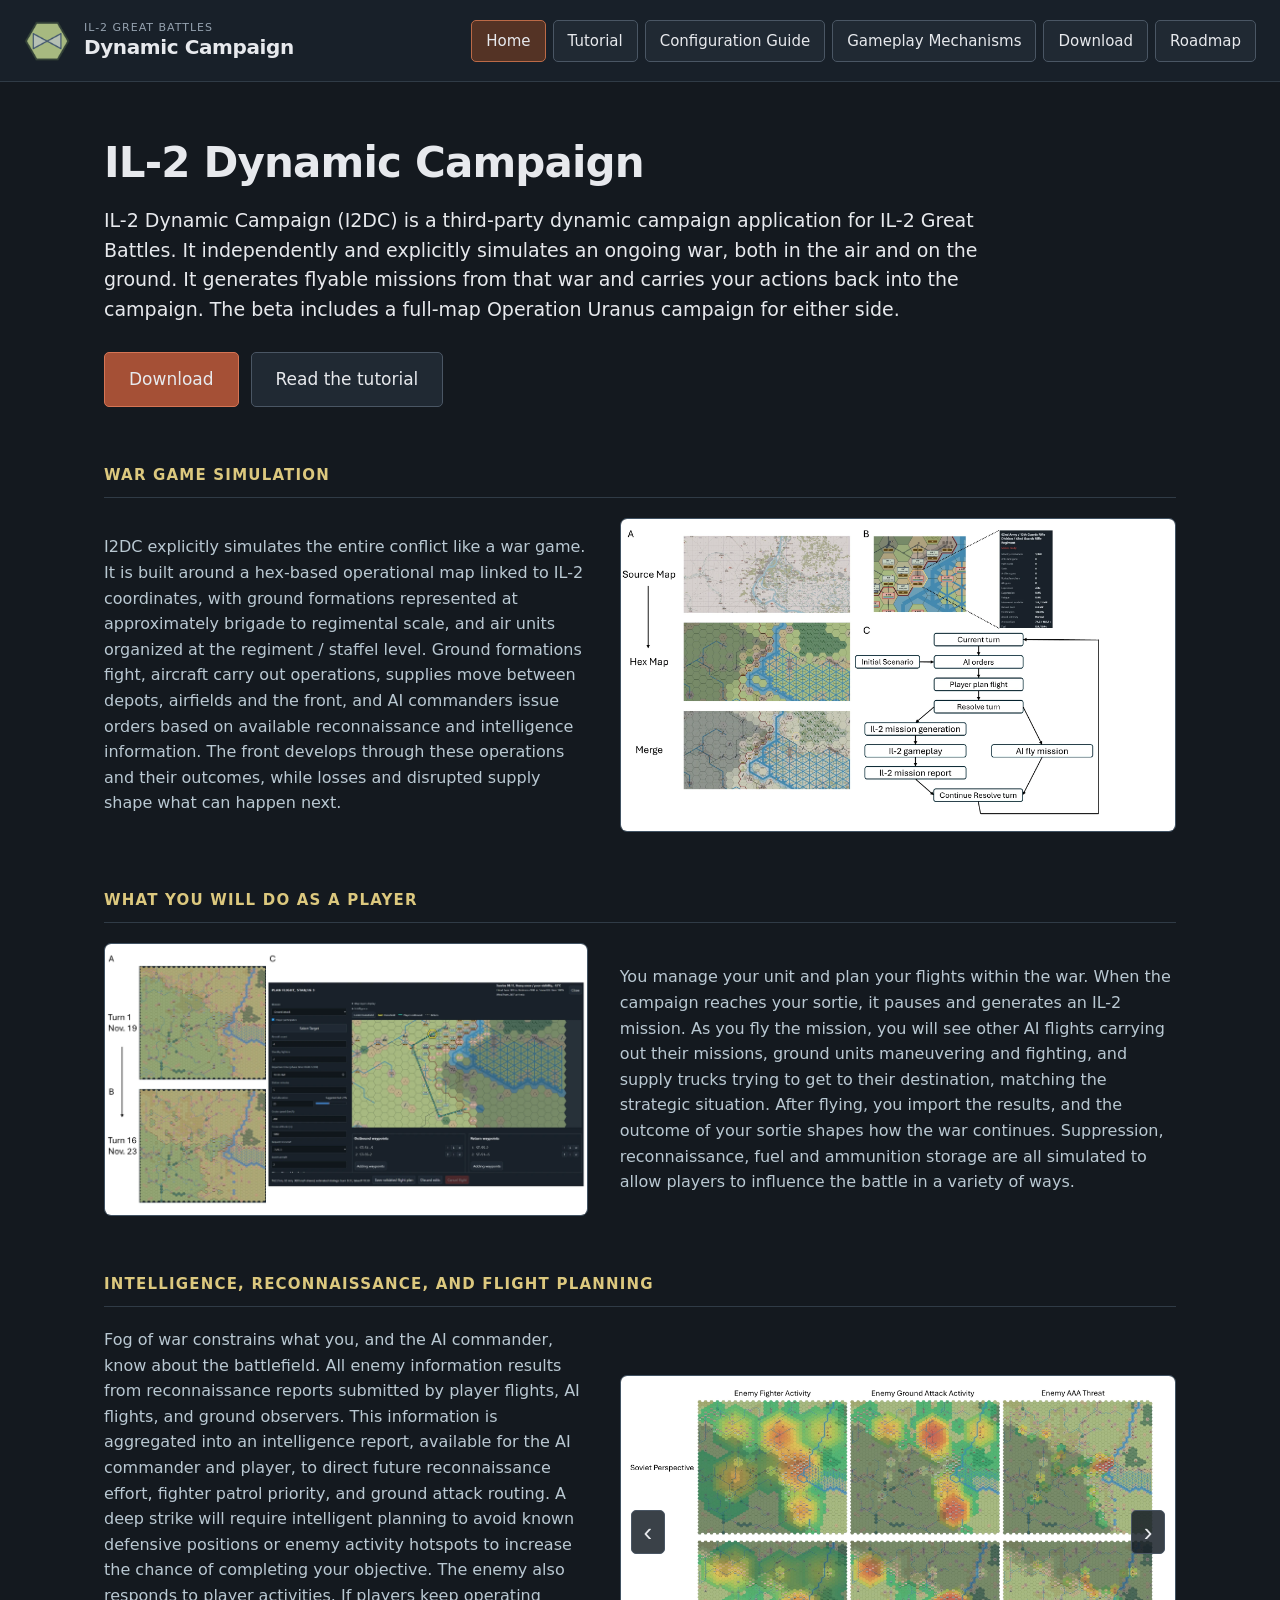
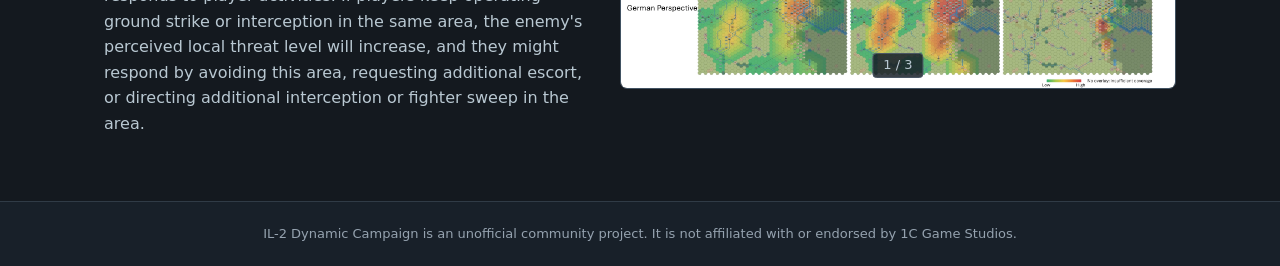
<file: index.html>
<!doctype html>
<html lang="en">
<head>
<meta charset="utf-8">
<meta name="viewport" content="width=device-width, initial-scale=1">
<title>Home | IL-2 Dynamic Campaign</title>
<meta name="description" content="A dynamic campaign for IL-2 Great Battles">
<link rel="icon" type="image/png" href="favicon.png">
<link rel="stylesheet" href="style.css">
</head>
<body>
<header class="site-header">
  <a class="brand" href="index.html" aria-label="IL-2 Dynamic Campaign, home">
    <img src="logo.png" alt="" width="46" height="46">
    <span><span class="eyebrow">IL-2 GREAT BATTLES</span><span class="brand-title">Dynamic Campaign</span></span>
  </a>
  <nav class="site-nav" aria-label="Main">
    <a href="index.html" aria-current="page">Home</a>
    <a href="tutorial.html">Tutorial</a>
    <a href="configuration.html">Configuration Guide</a>
    <a href="gameplay.html">Gameplay Mechanisms</a>
    <a href="download.html">Download</a>
    <a href="roadmap.html">Roadmap</a>
  </nav>
</header>
<main class="page">
<section class="hero">
  <h1>IL-2 Dynamic Campaign</h1>
  <p class="lead">IL-2 Dynamic Campaign (I2DC) is a third-party dynamic campaign application for IL-2 Great Battles. It independently and explicitly simulates an ongoing war, both in the air and on the ground. It generates flyable missions from that war and carries your actions back into the campaign. The beta includes a full-map Operation Uranus campaign for either side.</p>
  <div class="actions">
    <a class="button primary large" href="download.html">Download</a>
    <a class="button large" href="tutorial.html">Read the tutorial</a>
  </div>
</section>

<section>
  <h2>War game simulation</h2>
  <div class="split">
    <div>
      <p>I2DC explicitly simulates the entire conflict like a war game. It is built around a hex-based operational map linked to IL-2 coordinates, with ground formations represented at approximately brigade to regimental scale, and air units organized at the regiment / staffel level. Ground formations fight, aircraft carry out operations, supplies move between depots, airfields and the front, and AI commanders issue orders based on available reconnaissance and intelligence information. The front develops through these operations and their outcomes, while losses and disrupted supply shape what can happen next.</p>
    </div>
    <figure>
      <img src="images/fig-war-game.webp" alt="A source map turned into a hex map, a formation inspector, and the turn flow of the campaign">
    </figure>
  </div>
</section>

<section>
  <h2>What you will do as a player</h2>
  <div class="split">
    <figure>
      <img src="images/fig-player.webp" alt="The campaign map at turn 1 and turn 16, and the flight planning screen">
    </figure>
    <div>
      <p>You manage your unit and plan your flights within the war. When the campaign reaches your sortie, it pauses and generates an IL-2 mission. As you fly the mission, you will see other AI flights carrying out their missions, ground units maneuvering and fighting, and supply trucks trying to get to their destination, matching the strategic situation. After flying, you import the results, and the outcome of your sortie shapes how the war continues. Suppression, reconnaissance, fuel and ammunition storage are all simulated to allow players to influence the battle in a variety of ways.</p>
    </div>
  </div>
</section>

<section>
  <h2>Intelligence, Reconnaissance, and Flight Planning</h2>
  <div class="split">
    <div>
      <p>Fog of war constrains what you, and the AI commander, know about the battlefield. All enemy information results from reconnaissance reports submitted by player flights, AI flights, and ground observers. This information is aggregated into an intelligence report, available for the AI commander and player, to direct future reconnaissance effort, fighter patrol priority, and ground attack routing. A deep strike will require intelligent planning to avoid known defensive positions or enemy activity hotspots to increase the chance of completing your objective. The enemy also responds to player activities. If players keep operating ground strike or interception in the same area, the enemy's perceived local threat level will increase, and they might respond by avoiding this area, requesting additional escort, or directing additional interception or fighter sweep in the area.</p>
    </div>
    <figure>
      <img src="images/fig-intelligence.webp" alt="Intelligence heat maps of enemy fighter, ground attack and anti aircraft activity from the Soviet and German perspectives">
      <img src="images/fig-recon-report.webp" alt="The recon report screen: marking ground activity in A and reporting parked aircraft in B">
      <img src="images/fig-navigation-chart.jpg" alt="A navigation chart with waypoints and a flight plan table for a bridge attack">
    </figure>
  </div>
</section>
</main>
<footer class="site-footer">
  <p>IL-2 Dynamic Campaign is an unofficial community project. It is not affiliated with or endorsed by 1C Game Studios.</p>
</footer>
<script src="slides.js"></script>
<script src="lightbox.js"></script>
</body>
</html>
</file>
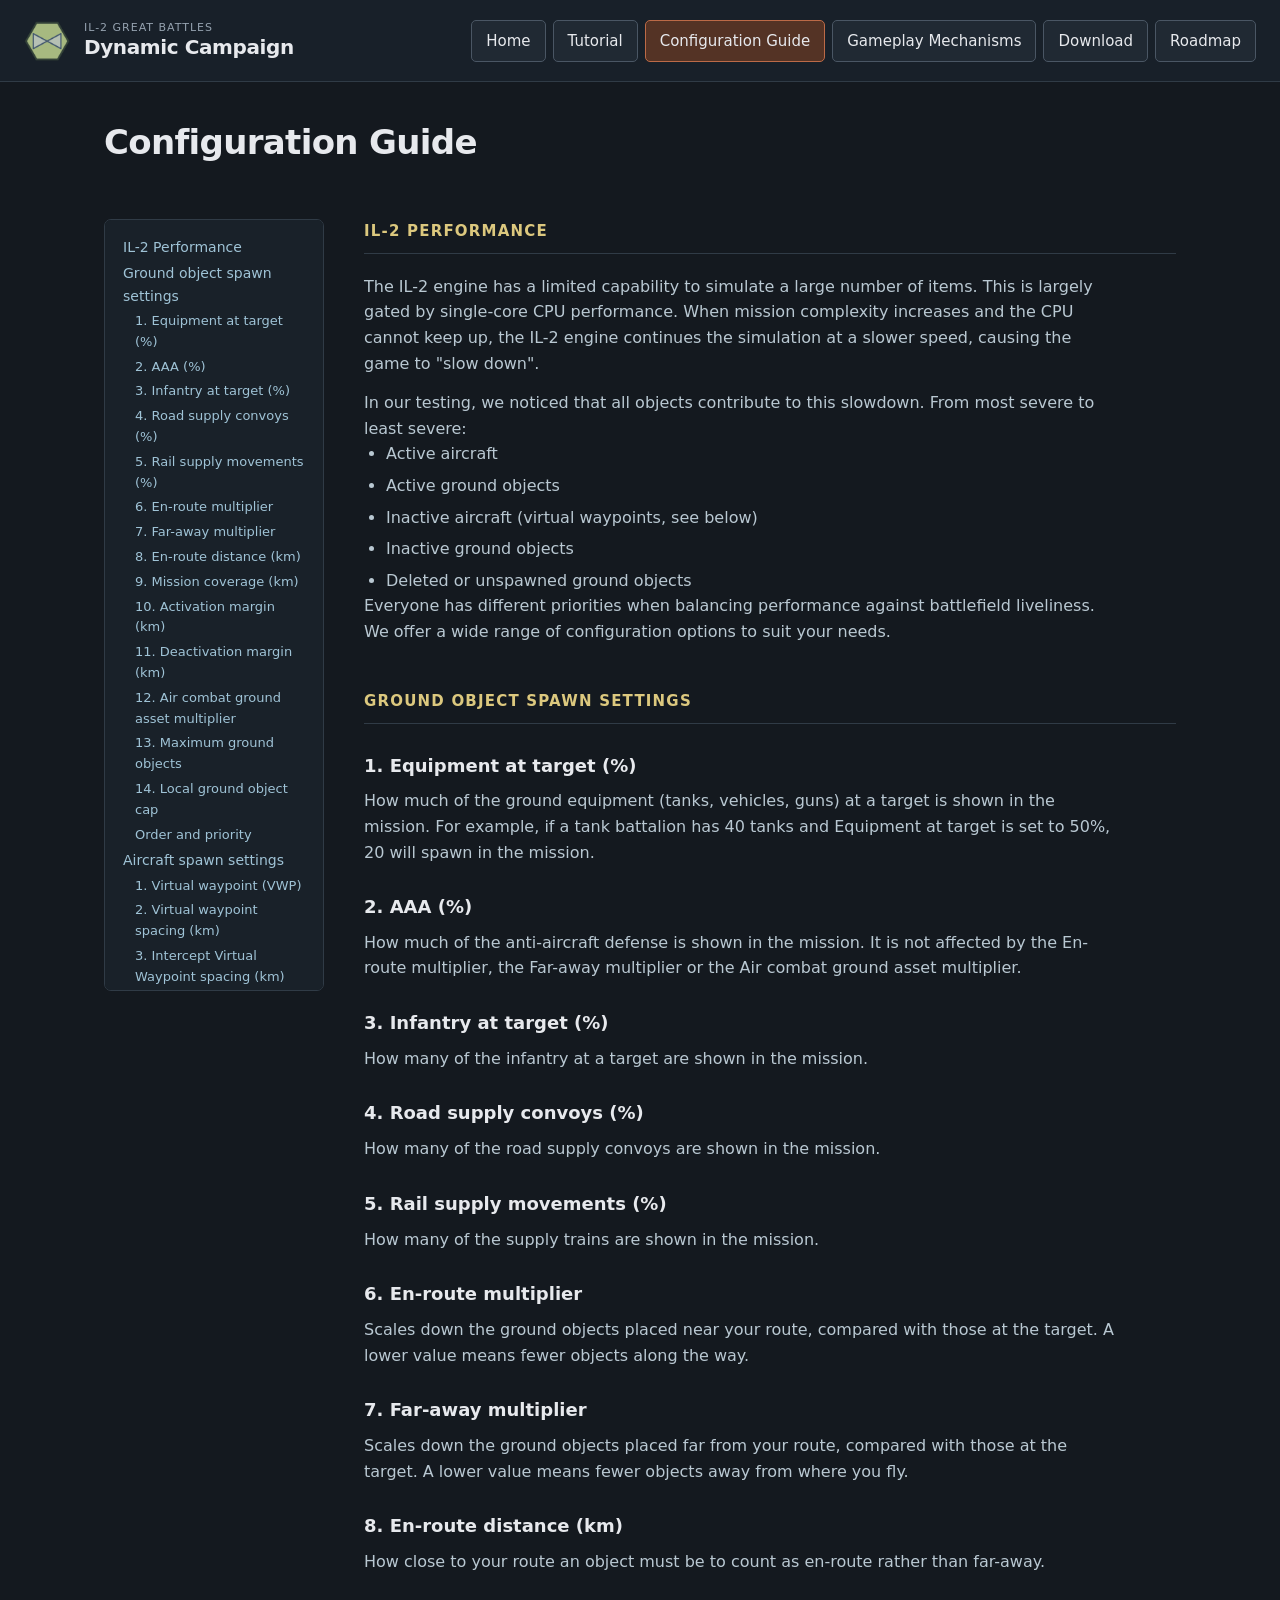
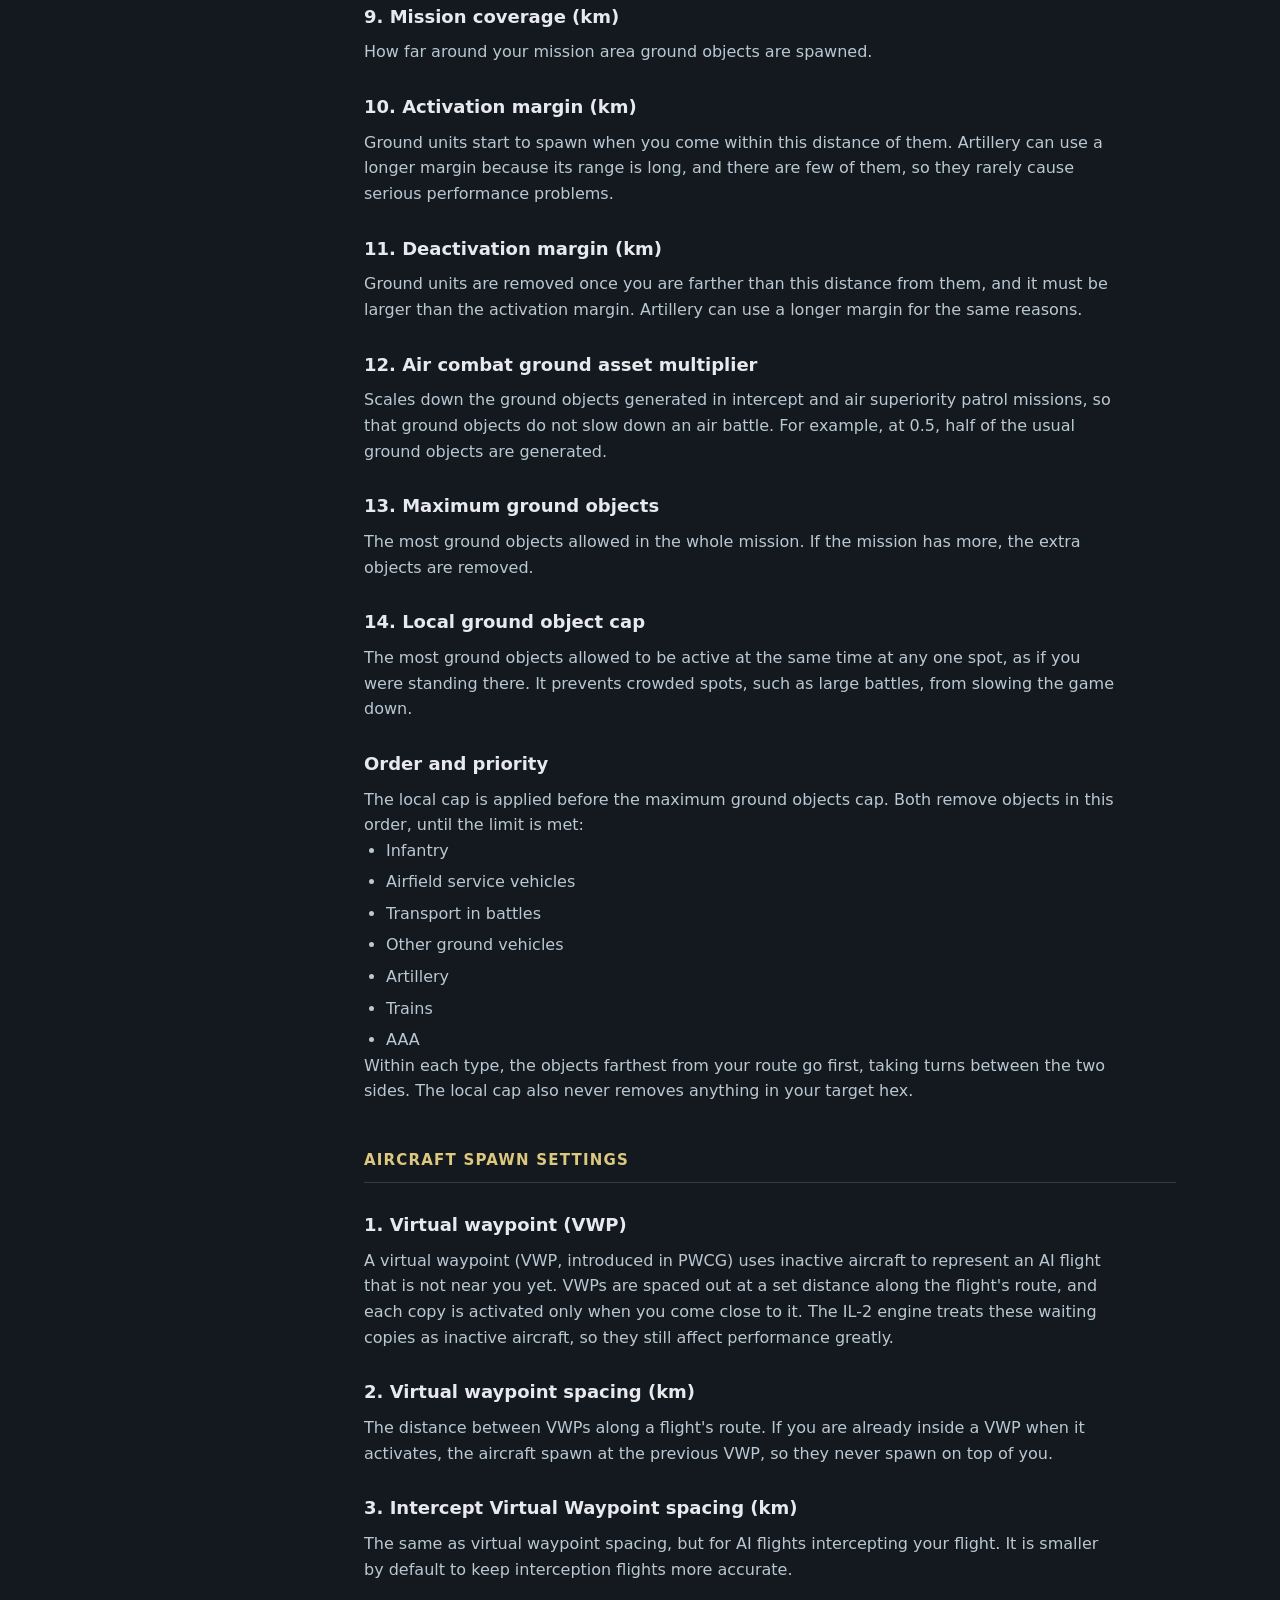
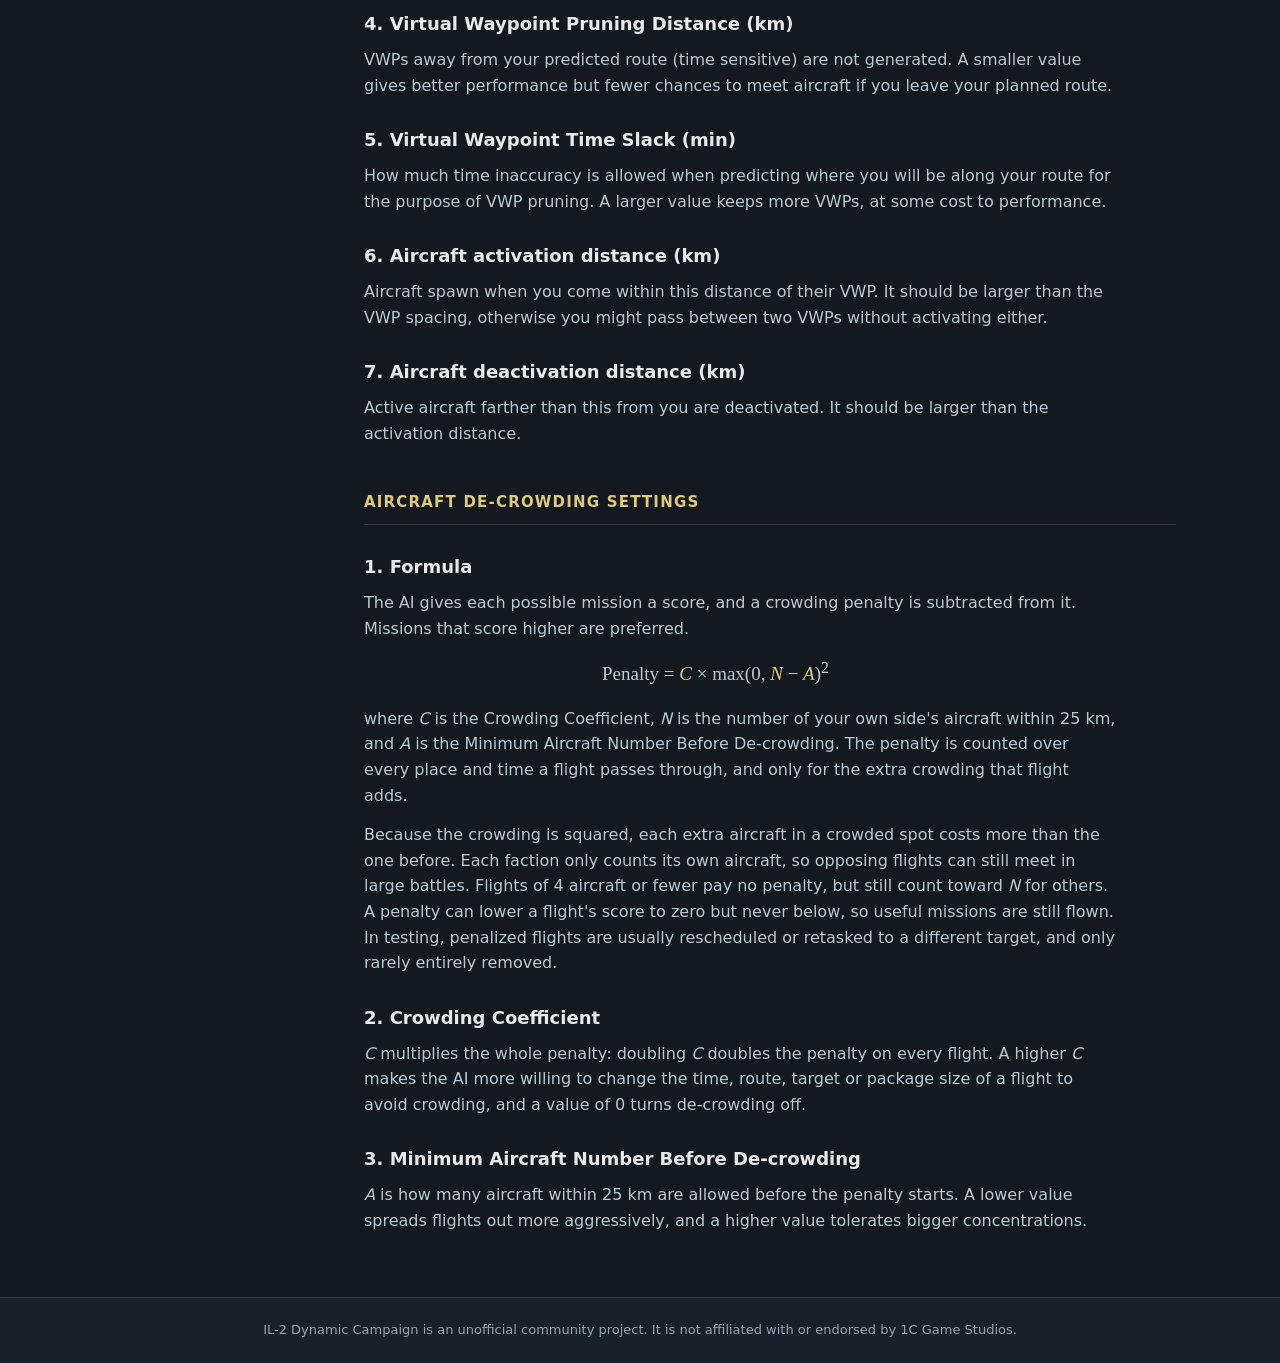
<file: configuration.html>
<!doctype html>
<html lang="en">
<head>
<meta charset="utf-8">
<meta name="viewport" content="width=device-width, initial-scale=1">
<title>Configuration Guide | IL-2 Dynamic Campaign</title>
<meta name="description" content="A dynamic campaign for IL-2 Great Battles">
<link rel="icon" type="image/png" href="favicon.png">
<link rel="stylesheet" href="style.css">
</head>
<body>
<header class="site-header">
  <a class="brand" href="index.html" aria-label="IL-2 Dynamic Campaign, home">
    <img src="logo.png" alt="" width="46" height="46">
    <span><span class="eyebrow">IL-2 GREAT BATTLES</span><span class="brand-title">Dynamic Campaign</span></span>
  </a>
  <nav class="site-nav" aria-label="Main">
    <a href="index.html">Home</a>
    <a href="tutorial.html">Tutorial</a>
    <a href="configuration.html" aria-current="page">Configuration Guide</a>
    <a href="gameplay.html">Gameplay Mechanisms</a>
    <a href="download.html">Download</a>
    <a href="roadmap.html">Roadmap</a>
  </nav>
</header>
<main class="page">
<section>
  <h1>Configuration Guide</h1>
</section>

<div class="doc">
  <aside class="toc" aria-label="On this page">
    <ul>
      <li><a href="#il2-performance">IL-2 Performance</a></li>
      <li><a href="#ground-spawn">Ground object spawn settings</a></li>
      <li class="sub"><a href="#equipment-at-target">1. Equipment at target (%)</a></li>
      <li class="sub"><a href="#aaa">2. AAA (%)</a></li>
      <li class="sub"><a href="#infantry-at-target">3. Infantry at target (%)</a></li>
      <li class="sub"><a href="#road-convoys">4. Road supply convoys (%)</a></li>
      <li class="sub"><a href="#rail-movements">5. Rail supply movements (%)</a></li>
      <li class="sub"><a href="#en-route-multiplier">6. En-route multiplier</a></li>
      <li class="sub"><a href="#far-away-multiplier">7. Far-away multiplier</a></li>
      <li class="sub"><a href="#en-route-distance">8. En-route distance (km)</a></li>
      <li class="sub"><a href="#mission-coverage">9. Mission coverage (km)</a></li>
      <li class="sub"><a href="#activation-margin">10. Activation margin (km)</a></li>
      <li class="sub"><a href="#deactivation-margin">11. Deactivation margin (km)</a></li>
      <li class="sub"><a href="#air-combat-multiplier">12. Air combat ground asset multiplier</a></li>
      <li class="sub"><a href="#max-ground-objects">13. Maximum ground objects</a></li>
      <li class="sub"><a href="#local-ground-cap">14. Local ground object cap</a></li>
      <li class="sub"><a href="#cap-order">Order and priority</a></li>
      <li><a href="#aircraft-spawn">Aircraft spawn settings</a></li>
      <li class="sub"><a href="#vwp">1. Virtual waypoint (VWP)</a></li>
      <li class="sub"><a href="#vwp-spacing">2. Virtual waypoint spacing (km)</a></li>
      <li class="sub"><a href="#intercept-vwp-spacing">3. Intercept Virtual Waypoint spacing (km)</a></li>
      <li class="sub"><a href="#vwp-pruning">4. Virtual Waypoint Pruning Distance (km)</a></li>
      <li class="sub"><a href="#vwp-slack">5. Virtual Waypoint Time Slack (min)</a></li>
      <li class="sub"><a href="#aircraft-activation">6. Aircraft activation distance (km)</a></li>
      <li class="sub"><a href="#aircraft-deactivation">7. Aircraft deactivation distance (km)</a></li>
      <li><a href="#decrowding">Aircraft De-crowding settings</a></li>
      <li class="sub"><a href="#decrowding-formula">1. Formula</a></li>
      <li class="sub"><a href="#crowding-coefficient">2. Crowding Coefficient</a></li>
      <li class="sub"><a href="#minimum-aircraft">3. Minimum Aircraft Number Before De-crowding</a></li>
    </ul>
  </aside>

  <div>
    <section id="il2-performance">
      <h2>IL-2 Performance</h2>
      <p>The IL-2 engine has a limited capability to simulate a large number of items. This is largely gated by single-core CPU performance. When mission complexity increases and the CPU cannot keep up, the IL-2 engine continues the simulation at a slower speed, causing the game to "slow down".</p>
      <p>In our testing, we noticed that all objects contribute to this slowdown. From most severe to least severe:</p>
      <ul>
        <li>Active aircraft</li>
        <li>Active ground objects</li>
        <li>Inactive aircraft (virtual waypoints, see below)</li>
        <li>Inactive ground objects</li>
        <li>Deleted or unspawned ground objects</li>
      </ul>
      <p>Everyone has different priorities when balancing performance against battlefield liveliness. We offer a wide range of configuration options to suit your needs.</p>
    </section>

    <section id="ground-spawn">
      <h2>Ground object spawn settings</h2>
      <h3 id="equipment-at-target">1. Equipment at target (%)</h3>
      <p>How much of the ground equipment (tanks, vehicles, guns) at a target is shown in the mission. For example, if a tank battalion has 40 tanks and Equipment at target is set to 50%, 20 will spawn in the mission.</p>

      <h3 id="aaa">2. AAA (%)</h3>
      <p>How much of the anti-aircraft defense is shown in the mission. It is not affected by the En-route multiplier, the Far-away multiplier or the Air combat ground asset multiplier.</p>

      <h3 id="infantry-at-target">3. Infantry at target (%)</h3>
      <p>How many of the infantry at a target are shown in the mission.</p>

      <h3 id="road-convoys">4. Road supply convoys (%)</h3>
      <p>How many of the road supply convoys are shown in the mission.</p>

      <h3 id="rail-movements">5. Rail supply movements (%)</h3>
      <p>How many of the supply trains are shown in the mission.</p>

      <h3 id="en-route-multiplier">6. En-route multiplier</h3>
      <p>Scales down the ground objects placed near your route, compared with those at the target. A lower value means fewer objects along the way.</p>

      <h3 id="far-away-multiplier">7. Far-away multiplier</h3>
      <p>Scales down the ground objects placed far from your route, compared with those at the target. A lower value means fewer objects away from where you fly.</p>

      <h3 id="en-route-distance">8. En-route distance (km)</h3>
      <p>How close to your route an object must be to count as en-route rather than far-away.</p>

      <h3 id="mission-coverage">9. Mission coverage (km)</h3>
      <p>How far around your mission area ground objects are spawned.</p>

      <h3 id="activation-margin">10. Activation margin (km)</h3>
      <p>Ground units start to spawn when you come within this distance of them. Artillery can use a longer margin because its range is long, and there are few of them, so they rarely cause serious performance problems.</p>

      <h3 id="deactivation-margin">11. Deactivation margin (km)</h3>
      <p>Ground units are removed once you are farther than this distance from them, and it must be larger than the activation margin. Artillery can use a longer margin for the same reasons.</p>

      <h3 id="air-combat-multiplier">12. Air combat ground asset multiplier</h3>
      <p>Scales down the ground objects generated in intercept and air superiority patrol missions, so that ground objects do not slow down an air battle. For example, at 0.5, half of the usual ground objects are generated.</p>

      <h3 id="max-ground-objects">13. Maximum ground objects</h3>
      <p>The most ground objects allowed in the whole mission. If the mission has more, the extra objects are removed.</p>

      <h3 id="local-ground-cap">14. Local ground object cap</h3>
      <p>The most ground objects allowed to be active at the same time at any one spot, as if you were standing there. It prevents crowded spots, such as large battles, from slowing the game down.</p>

      <h3 id="cap-order">Order and priority</h3>
      <p>The local cap is applied before the maximum ground objects cap. Both remove objects in this order, until the limit is met:</p>
      <ul>
        <li>Infantry</li>
        <li>Airfield service vehicles</li>
        <li>Transport in battles</li>
        <li>Other ground vehicles</li>
        <li>Artillery</li>
        <li>Trains</li>
        <li>AAA</li>
      </ul>
      <p>Within each type, the objects farthest from your route go first, taking turns between the two sides. The local cap also never removes anything in your target hex.</p>
    </section>

    <section id="aircraft-spawn">
      <h2>Aircraft spawn settings</h2>
      <h3 id="vwp">1. Virtual waypoint (VWP)</h3>
      <p>A virtual waypoint (VWP, introduced in PWCG) uses inactive aircraft to represent an AI flight that is not near you yet. VWPs are spaced out at a set distance along the flight's route, and each copy is activated only when you come close to it. The IL-2 engine treats these waiting copies as inactive aircraft, so they still affect performance greatly.</p>

      <h3 id="vwp-spacing">2. Virtual waypoint spacing (km)</h3>
      <p>The distance between VWPs along a flight's route. If you are already inside a VWP when it activates, the aircraft spawn at the previous VWP, so they never spawn on top of you.</p>

      <h3 id="intercept-vwp-spacing">3. Intercept Virtual Waypoint spacing (km)</h3>
      <p>The same as virtual waypoint spacing, but for AI flights intercepting your flight. It is smaller by default to keep interception flights more accurate.</p>

      <h3 id="vwp-pruning">4. Virtual Waypoint Pruning Distance (km)</h3>
      <p>VWPs away from your predicted route (time sensitive) are not generated. A smaller value gives better performance but fewer chances to meet aircraft if you leave your planned route.</p>

      <h3 id="vwp-slack">5. Virtual Waypoint Time Slack (min)</h3>
      <p>How much time inaccuracy is allowed when predicting where you will be along your route for the purpose of VWP pruning. A larger value keeps more VWPs, at some cost to performance.</p>

      <h3 id="aircraft-activation">6. Aircraft activation distance (km)</h3>
      <p>Aircraft spawn when you come within this distance of their VWP. It should be larger than the VWP spacing, otherwise you might pass between two VWPs without activating either.</p>

      <h3 id="aircraft-deactivation">7. Aircraft deactivation distance (km)</h3>
      <p>Active aircraft farther than this from you are deactivated. It should be larger than the activation distance.</p>
    </section>

    <section id="decrowding">
      <h2>Aircraft De-crowding settings</h2>
      <h3 id="decrowding-formula">1. Formula</h3>
      <p>The AI gives each possible mission a score, and a crowding penalty is subtracted from it. Missions that score higher are preferred.</p>
      <p class="equation" role="math" aria-label="Penalty equals C times the square of max of 0 and N minus A">Penalty = <i>C</i> &times; max(0, <i>N</i> &minus; <i>A</i>)<sup>2</sup></p>
      <p>where <i>C</i> is the Crowding Coefficient, <i>N</i> is the number of your own side's aircraft within 25 km, and <i>A</i> is the Minimum Aircraft Number Before De-crowding. The penalty is counted over every place and time a flight passes through, and only for the extra crowding that flight adds.</p>
      <p>Because the crowding is squared, each extra aircraft in a crowded spot costs more than the one before. Each faction only counts its own aircraft, so opposing flights can still meet in large battles. Flights of 4 aircraft or fewer pay no penalty, but still count toward <i>N</i> for others. A penalty can lower a flight's score to zero but never below, so useful missions are still flown. In testing, penalized flights are usually rescheduled or retasked to a different target, and only rarely entirely removed.</p>

      <h3 id="crowding-coefficient">2. Crowding Coefficient</h3>
      <p><i>C</i> multiplies the whole penalty: doubling <i>C</i> doubles the penalty on every flight. A higher <i>C</i> makes the AI more willing to change the time, route, target or package size of a flight to avoid crowding, and a value of 0 turns de-crowding off.</p>

      <h3 id="minimum-aircraft">3. Minimum Aircraft Number Before De-crowding</h3>
      <p><i>A</i> is how many aircraft within 25 km are allowed before the penalty starts. A lower value spreads flights out more aggressively, and a higher value tolerates bigger concentrations.</p>
    </section>
  </div>
</div>

</main>
<footer class="site-footer">
  <p>IL-2 Dynamic Campaign is an unofficial community project. It is not affiliated with or endorsed by 1C Game Studios.</p>
</footer>
<script src="slides.js"></script>
<script src="lightbox.js"></script>
</body>
</html>
</file>
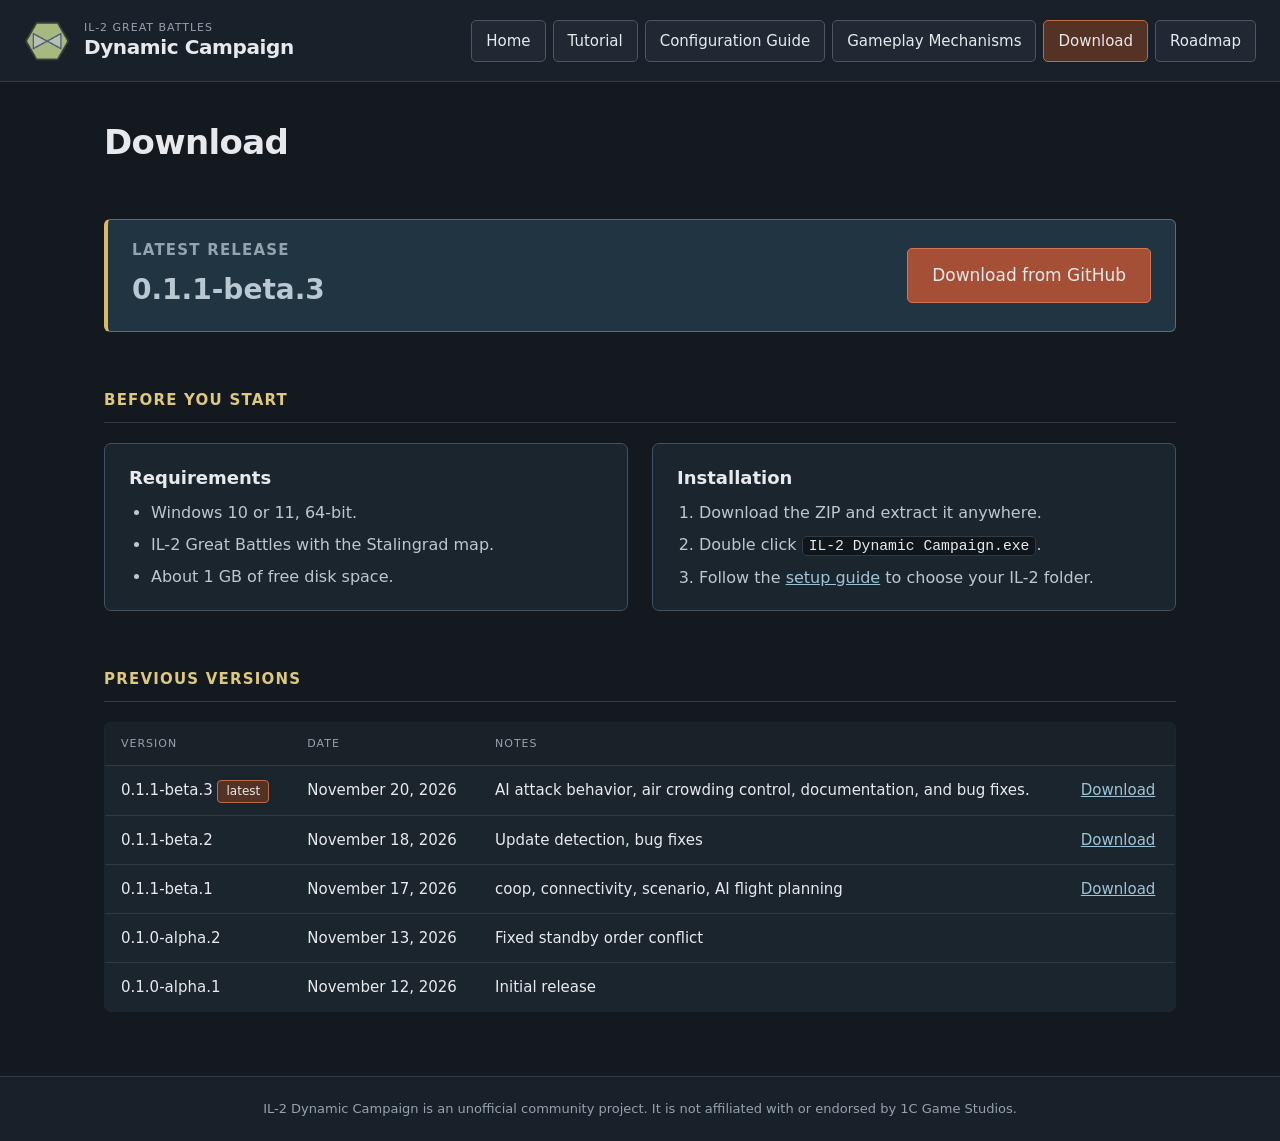
<file: download.html>
<!doctype html>
<html lang="en">
<head>
<meta charset="utf-8">
<meta name="viewport" content="width=device-width, initial-scale=1">
<title>Download | IL-2 Dynamic Campaign</title>
<meta name="description" content="A dynamic campaign for IL-2 Great Battles">
<link rel="icon" type="image/png" href="favicon.png">
<link rel="stylesheet" href="style.css">
</head>
<body>
<header class="site-header">
  <a class="brand" href="index.html" aria-label="IL-2 Dynamic Campaign, home">
    <img src="logo.png" alt="" width="46" height="46">
    <span><span class="eyebrow">IL-2 GREAT BATTLES</span><span class="brand-title">Dynamic Campaign</span></span>
  </a>
  <nav class="site-nav" aria-label="Main">
    <a href="index.html">Home</a>
    <a href="tutorial.html">Tutorial</a>
    <a href="configuration.html">Configuration Guide</a>
    <a href="gameplay.html">Gameplay Mechanisms</a>
    <a href="download.html" aria-current="page">Download</a>
    <a href="roadmap.html">Roadmap</a>
  </nav>
</header>
<main class="page">
<section>
  <h1>Download</h1>
</section>

<section>
  <div class="callout release">
    <div>
      <h2>Latest release</h2>
      <p class="version-number">0.1.1-beta.3</p>
    </div>
    <a class="button primary large" href="https://github.com/il2dynamiccampaign/il2dynamiccampaign.github.io/releases/download/v0.1.1-beta.3/I2DC-0.1.1-beta.3.zip">Download from GitHub</a>
  </div>
</section>

<section>
  <h2>Before you start</h2>
  <div class="two-columns">
    <div class="card">
      <h3 style="margin-top:0">Requirements</h3>
      <ul>
        <li>Windows 10 or 11, 64-bit.</li>
        <li>IL-2 Great Battles with the Stalingrad map.</li>
        <li>About 1 GB of free disk space.</li>
      </ul>
    </div>
    <div class="card">
      <h3 style="margin-top:0">Installation</h3>
      <ol>
        <li>Download the ZIP and extract it anywhere.</li>
        <li>Double click <code>IL-2 Dynamic Campaign.exe</code>.</li>
        <li>Follow the <a href="tutorial.html#setup">setup guide</a> to choose your IL-2 folder.</li>
      </ol>
    </div>
  </div>
</section>

<section>
  <h2>Previous versions</h2>
  <table>
    <thead><tr><th>Version</th><th>Date</th><th>Notes</th><th></th></tr></thead>
    <tbody>
      <tr><td>0.1.1-beta.3 <span class="tag">latest</span></td><td>November 20, 2026</td><td>AI attack behavior, air crowding control, documentation, and bug fixes.</td><td><a href="https://github.com/il2dynamiccampaign/il2dynamiccampaign.github.io/releases/download/v0.1.1-beta.3/I2DC-0.1.1-beta.3.zip">Download</a></td></tr>
      <tr><td>0.1.1-beta.2</td><td>November 18, 2026</td><td>Update detection, bug fixes</td><td><a href="https://github.com/il2dynamiccampaign/il2dynamiccampaign.github.io/releases/download/v0.1.1-beta.2/I2DC-0.1.1-beta.2.zip">Download</a></td></tr>
      <tr><td>0.1.1-beta.1</td><td>November 17, 2026</td><td>coop, connectivity, scenario, AI flight planning</td><td><a href="https://github.com/il2dynamiccampaign/il2dynamiccampaign.github.io/releases/download/v0.1.1-beta.1/I2DC-0.1.1-beta.1.zip">Download</a></td></tr>
      <tr><td>0.1.0-alpha.2</td><td>November 13, 2026</td><td>Fixed standby order conflict</td><td></td></tr>
      <tr><td>0.1.0-alpha.1</td><td>November 12, 2026</td><td>Initial release</td><td></td></tr>
    </tbody>
  </table>
</section>

</main>
<footer class="site-footer">
  <p>IL-2 Dynamic Campaign is an unofficial community project. It is not affiliated with or endorsed by 1C Game Studios.</p>
</footer>
<script src="slides.js"></script>
<script src="lightbox.js"></script>
</body>
</html>
</file>
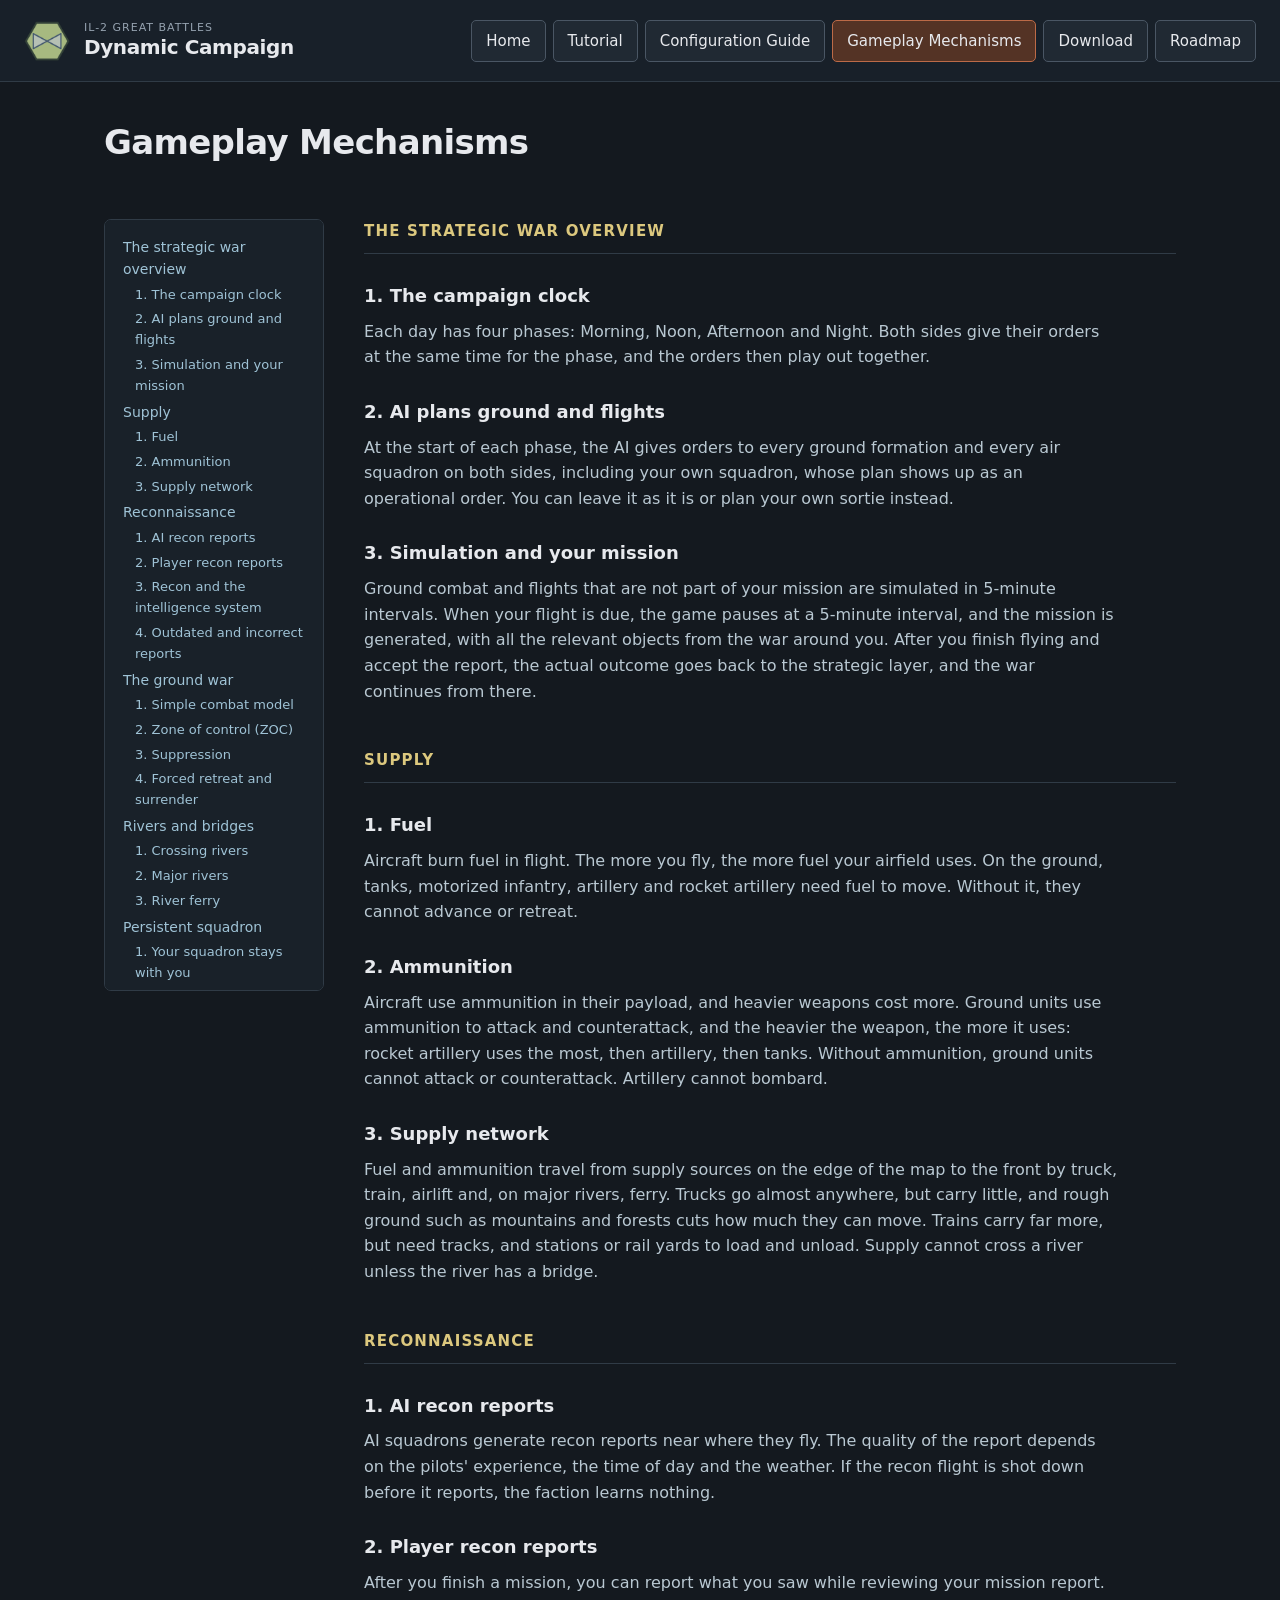
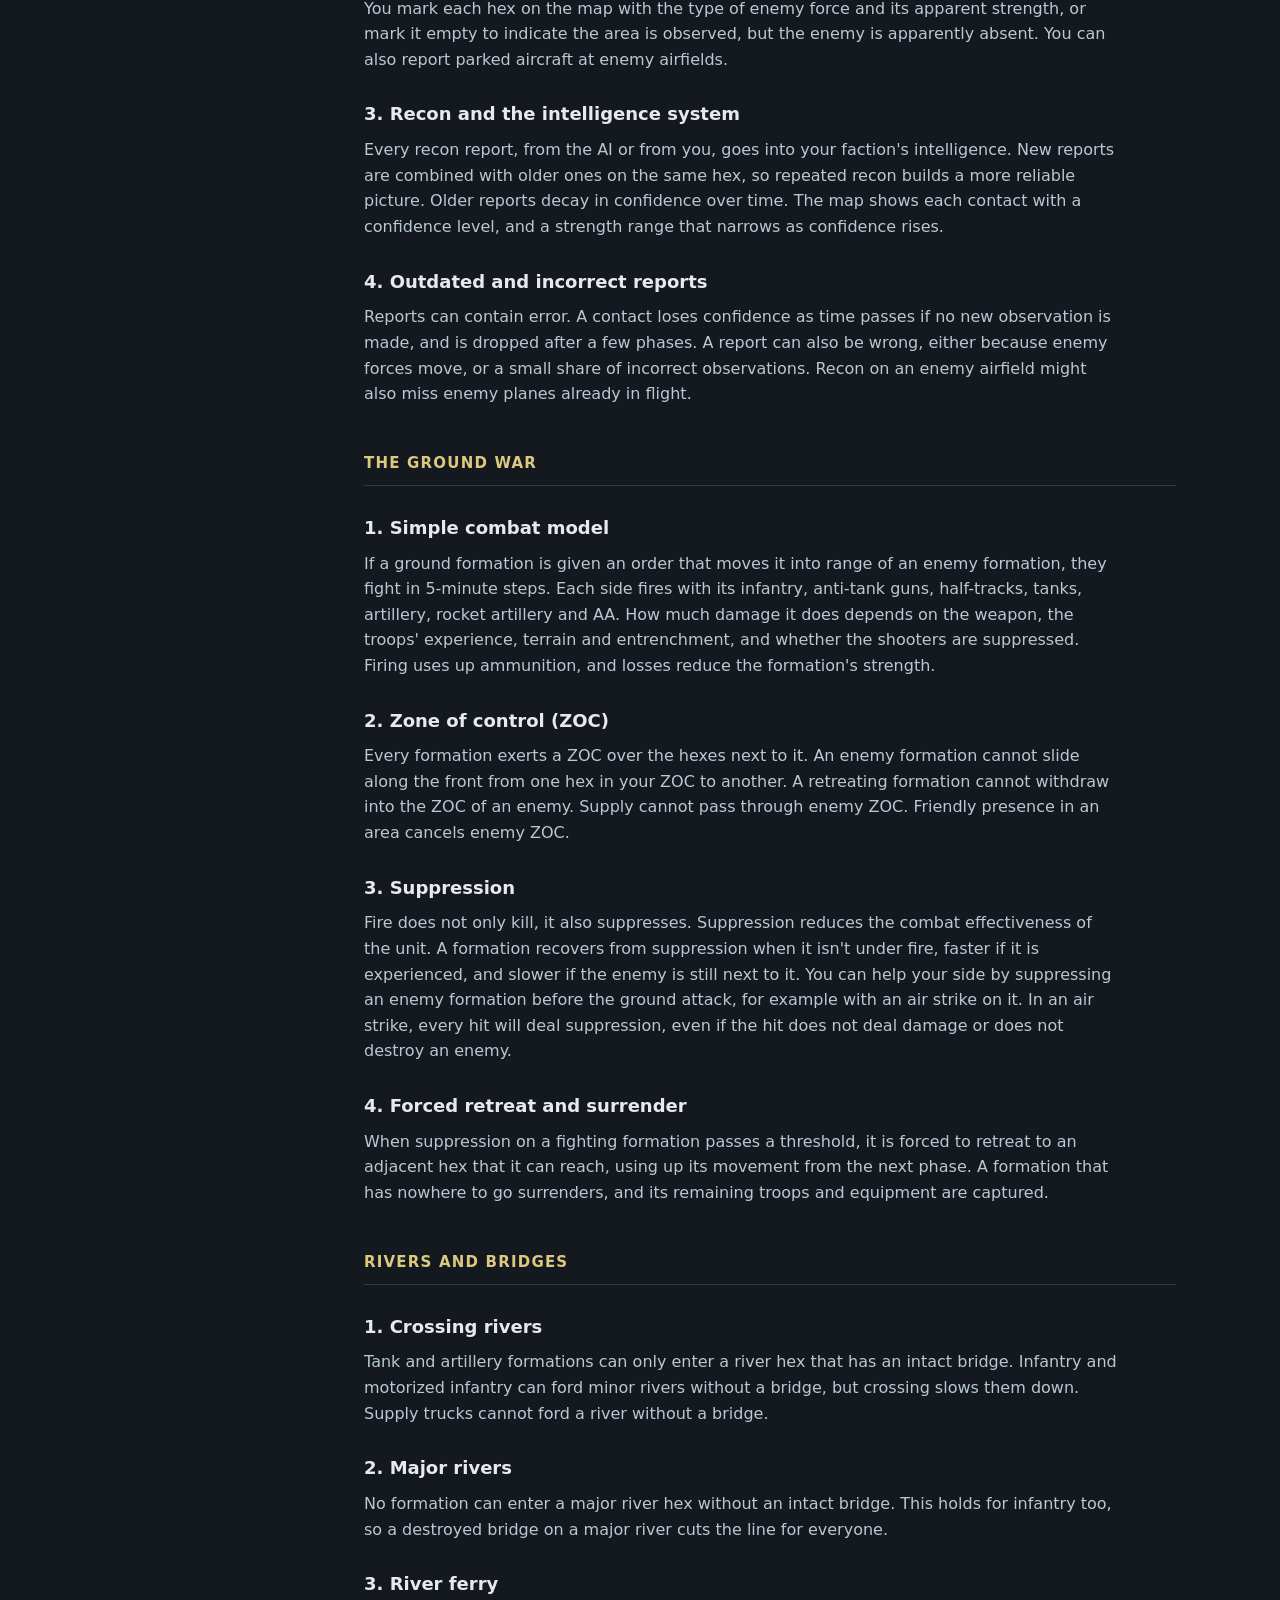
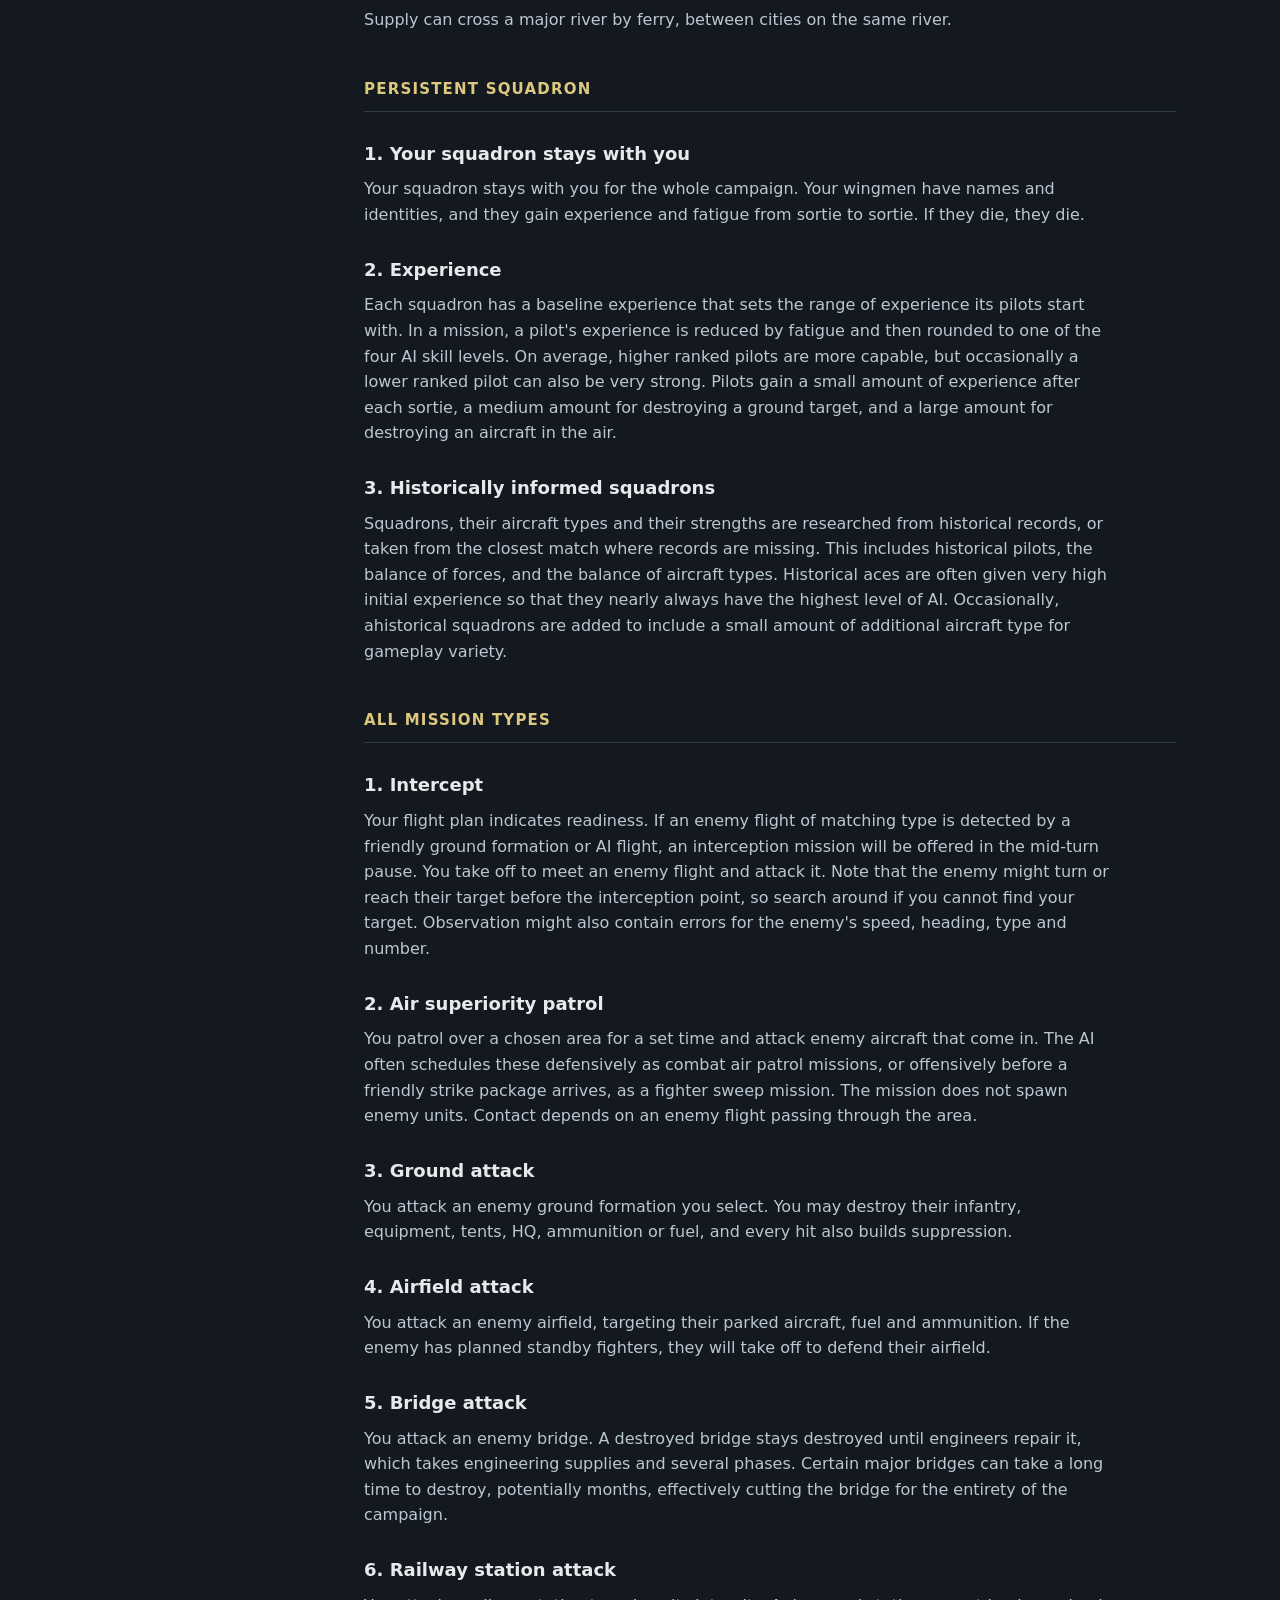
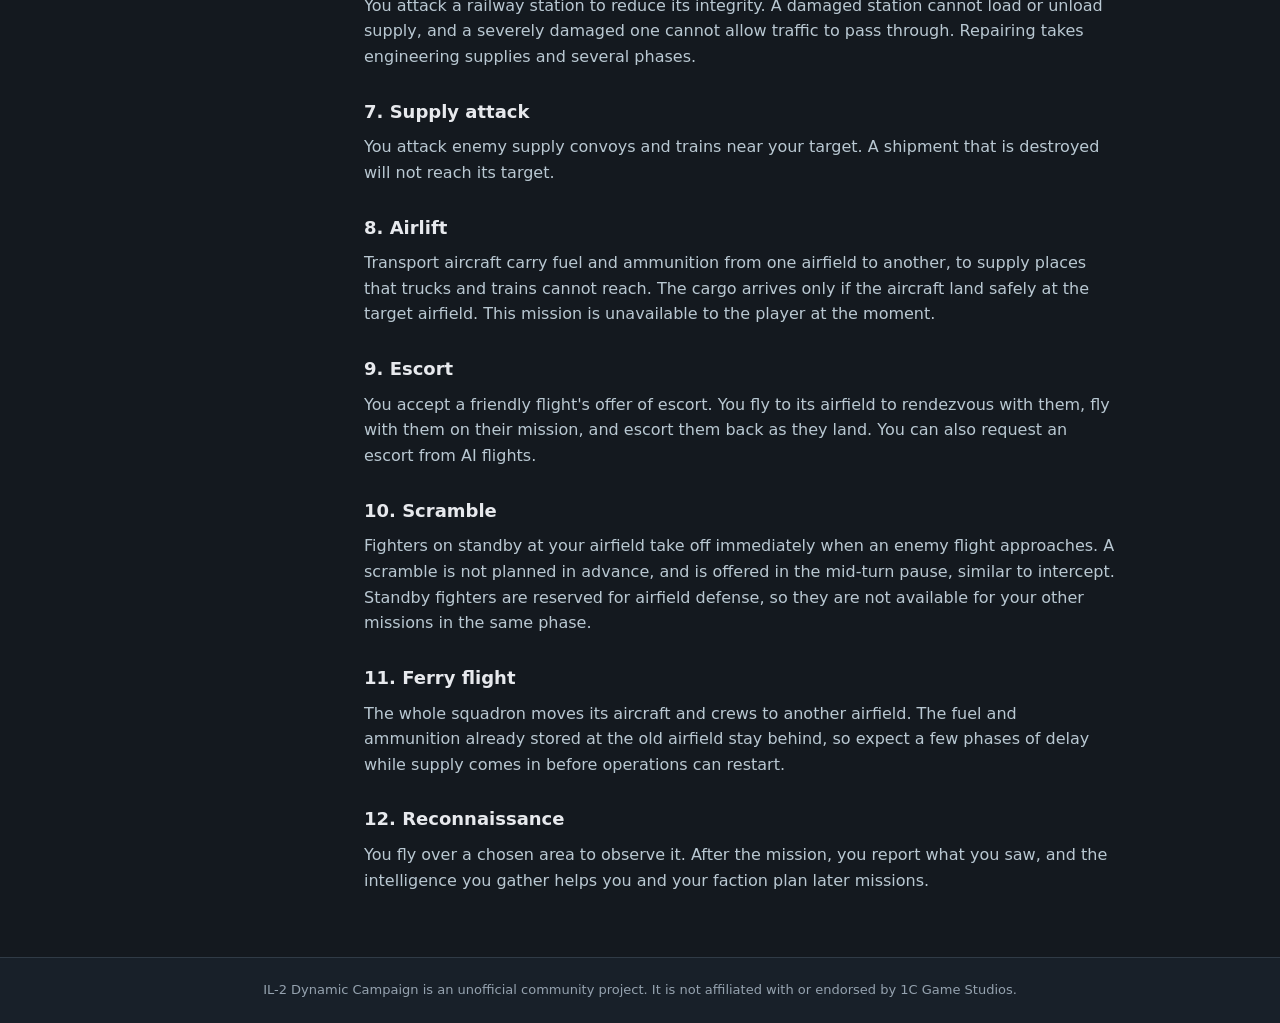
<file: gameplay.html>
<!doctype html>
<html lang="en">
<head>
<meta charset="utf-8">
<meta name="viewport" content="width=device-width, initial-scale=1">
<title>Gameplay Mechanisms | IL-2 Dynamic Campaign</title>
<meta name="description" content="A dynamic campaign for IL-2 Great Battles">
<link rel="icon" type="image/png" href="favicon.png">
<link rel="stylesheet" href="style.css">
</head>
<body>
<header class="site-header">
  <a class="brand" href="index.html" aria-label="IL-2 Dynamic Campaign, home">
    <img src="logo.png" alt="" width="46" height="46">
    <span><span class="eyebrow">IL-2 GREAT BATTLES</span><span class="brand-title">Dynamic Campaign</span></span>
  </a>
  <nav class="site-nav" aria-label="Main">
    <a href="index.html">Home</a>
    <a href="tutorial.html">Tutorial</a>
    <a href="configuration.html">Configuration Guide</a>
    <a href="gameplay.html" aria-current="page">Gameplay Mechanisms</a>
    <a href="download.html">Download</a>
    <a href="roadmap.html">Roadmap</a>
  </nav>
</header>
<main class="page">
<section>
  <h1>Gameplay Mechanisms</h1>
</section>

<div class="doc">
  <aside class="toc" aria-label="On this page">
    <ul>
      <li><a href="#overview">The strategic war overview</a></li>
      <li class="sub"><a href="#clock">1. The campaign clock</a></li>
      <li class="sub"><a href="#ai-planning">2. AI plans ground and flights</a></li>
      <li class="sub"><a href="#simulation-interval">3. Simulation and your mission</a></li>
      <li><a href="#supply">Supply</a></li>
      <li class="sub"><a href="#fuel">1. Fuel</a></li>
      <li class="sub"><a href="#ammo">2. Ammunition</a></li>
      <li class="sub"><a href="#supply-network">3. Supply network</a></li>
      <li><a href="#recon">Reconnaissance</a></li>
      <li class="sub"><a href="#ai-recon">1. AI recon reports</a></li>
      <li class="sub"><a href="#player-recon">2. Player recon reports</a></li>
      <li class="sub"><a href="#recon-intel">3. Recon and the intelligence system</a></li>
      <li class="sub"><a href="#recon-accuracy">4. Outdated and incorrect reports</a></li>
      <li><a href="#ground-war">The ground war</a></li>
      <li class="sub"><a href="#combat-model">1. Simple combat model</a></li>
      <li class="sub"><a href="#zoc">2. Zone of control (ZOC)</a></li>
      <li class="sub"><a href="#suppression">3. Suppression</a></li>
      <li class="sub"><a href="#retreat-surrender">4. Forced retreat and surrender</a></li>
      <li><a href="#rivers">Rivers and bridges</a></li>
      <li class="sub"><a href="#river-crossing">1. Crossing rivers</a></li>
      <li class="sub"><a href="#major-rivers">2. Major rivers</a></li>
      <li class="sub"><a href="#river-ferry">3. River ferry</a></li>
      <li><a href="#persistent-squadron">Persistent squadron</a></li>
      <li class="sub"><a href="#squadron-stays">1. Your squadron stays with you</a></li>
      <li class="sub"><a href="#experience">2. Experience</a></li>
      <li class="sub"><a href="#historical-squadrons">3. Historically informed squadrons</a></li>
      <li><a href="#mission-types">All mission types</a></li>
      <li class="sub"><a href="#mt-intercept">1. Intercept</a></li>
      <li class="sub"><a href="#mt-patrol">2. Air superiority patrol</a></li>
      <li class="sub"><a href="#mt-ground-attack">3. Ground attack</a></li>
      <li class="sub"><a href="#mt-airfield-attack">4. Airfield attack</a></li>
      <li class="sub"><a href="#mt-bridge-attack">5. Bridge attack</a></li>
      <li class="sub"><a href="#mt-station-attack">6. Railway station attack</a></li>
      <li class="sub"><a href="#mt-supply-attack">7. Supply attack</a></li>
      <li class="sub"><a href="#mt-airlift">8. Airlift</a></li>
      <li class="sub"><a href="#mt-escort">9. Escort</a></li>
      <li class="sub"><a href="#mt-scramble">10. Scramble</a></li>
      <li class="sub"><a href="#mt-ferry">11. Ferry flight</a></li>
      <li class="sub"><a href="#mt-recon">12. Reconnaissance</a></li>
    </ul>
  </aside>

  <div>
    <section id="overview">
      <h2>The strategic war overview</h2>
      <h3 id="clock">1. The campaign clock</h3>
      <p>Each day has four phases: Morning, Noon, Afternoon and Night. Both sides give their orders at the same time for the phase, and the orders then play out together.</p>

      <h3 id="ai-planning">2. AI plans ground and flights</h3>
      <p>At the start of each phase, the AI gives orders to every ground formation and every air squadron on both sides, including your own squadron, whose plan shows up as an operational order. You can leave it as it is or plan your own sortie instead.</p>

      <h3 id="simulation-interval">3. Simulation and your mission</h3>
      <p>Ground combat and flights that are not part of your mission are simulated in 5-minute intervals. When your flight is due, the game pauses at a 5-minute interval, and the mission is generated, with all the relevant objects from the war around you. After you finish flying and accept the report, the actual outcome goes back to the strategic layer, and the war continues from there.</p>
    </section>

    <section id="supply">
      <h2>Supply</h2>
      <h3 id="fuel">1. Fuel</h3>
      <p>Aircraft burn fuel in flight. The more you fly, the more fuel your airfield uses. On the ground, tanks, motorized infantry, artillery and rocket artillery need fuel to move. Without it, they cannot advance or retreat.</p>

      <h3 id="ammo">2. Ammunition</h3>
      <p>Aircraft use ammunition in their payload, and heavier weapons cost more. Ground units use ammunition to attack and counterattack, and the heavier the weapon, the more it uses: rocket artillery uses the most, then artillery, then tanks. Without ammunition, ground units cannot attack or counterattack. Artillery cannot bombard.</p>

      <h3 id="supply-network">3. Supply network</h3>
      <p>Fuel and ammunition travel from supply sources on the edge of the map to the front by truck, train, airlift and, on major rivers, ferry. Trucks go almost anywhere, but carry little, and rough ground such as mountains and forests cuts how much they can move. Trains carry far more, but need tracks, and stations or rail yards to load and unload. Supply cannot cross a river unless the river has a bridge.</p>
    </section>

    <section id="recon">
      <h2>Reconnaissance</h2>
      <h3 id="ai-recon">1. AI recon reports</h3>
      <p>AI squadrons generate recon reports near where they fly. The quality of the report depends on the pilots' experience, the time of day and the weather. If the recon flight is shot down before it reports, the faction learns nothing.</p>

      <h3 id="player-recon">2. Player recon reports</h3>
      <p>After you finish a mission, you can report what you saw while reviewing your mission report. You mark each hex on the map with the type of enemy force and its apparent strength, or mark it empty to indicate the area is observed, but the enemy is apparently absent. You can also report parked aircraft at enemy airfields.</p>

      <h3 id="recon-intel">3. Recon and the intelligence system</h3>
      <p>Every recon report, from the AI or from you, goes into your faction's intelligence. New reports are combined with older ones on the same hex, so repeated recon builds a more reliable picture. Older reports decay in confidence over time. The map shows each contact with a confidence level, and a strength range that narrows as confidence rises.</p>

      <h3 id="recon-accuracy">4. Outdated and incorrect reports</h3>
      <p>Reports can contain error. A contact loses confidence as time passes if no new observation is made, and is dropped after a few phases. A report can also be wrong, either because enemy forces move, or a small share of incorrect observations. Recon on an enemy airfield might also miss enemy planes already in flight.</p>
    </section>

    <section id="ground-war">
      <h2>The ground war</h2>
      <h3 id="combat-model">1. Simple combat model</h3>
      <p>If a ground formation is given an order that moves it into range of an enemy formation, they fight in 5-minute steps. Each side fires with its infantry, anti-tank guns, half-tracks, tanks, artillery, rocket artillery and AA. How much damage it does depends on the weapon, the troops' experience, terrain and entrenchment, and whether the shooters are suppressed. Firing uses up ammunition, and losses reduce the formation's strength.</p>

      <h3 id="zoc">2. Zone of control (ZOC)</h3>
      <p>Every formation exerts a ZOC over the hexes next to it. An enemy formation cannot slide along the front from one hex in your ZOC to another. A retreating formation cannot withdraw into the ZOC of an enemy. Supply cannot pass through enemy ZOC. Friendly presence in an area cancels enemy ZOC.</p>

      <h3 id="suppression">3. Suppression</h3>
      <p>Fire does not only kill, it also suppresses. Suppression reduces the combat effectiveness of the unit. A formation recovers from suppression when it isn't under fire, faster if it is experienced, and slower if the enemy is still next to it. You can help your side by suppressing an enemy formation before the ground attack, for example with an air strike on it. In an air strike, every hit will deal suppression, even if the hit does not deal damage or does not destroy an enemy.</p>

      <h3 id="retreat-surrender">4. Forced retreat and surrender</h3>
      <p>When suppression on a fighting formation passes a threshold, it is forced to retreat to an adjacent hex that it can reach, using up its movement from the next phase. A formation that has nowhere to go surrenders, and its remaining troops and equipment are captured.</p>
    </section>

    <section id="rivers">
      <h2>Rivers and bridges</h2>
      <h3 id="river-crossing">1. Crossing rivers</h3>
      <p>Tank and artillery formations can only enter a river hex that has an intact bridge. Infantry and motorized infantry can ford minor rivers without a bridge, but crossing slows them down. Supply trucks cannot ford a river without a bridge.</p>

      <h3 id="major-rivers">2. Major rivers</h3>
      <p>No formation can enter a major river hex without an intact bridge. This holds for infantry too, so a destroyed bridge on a major river cuts the line for everyone.</p>

      <h3 id="river-ferry">3. River ferry</h3>
      <p>Supply can cross a major river by ferry, between cities on the same river.</p>
    </section>

    <section id="persistent-squadron">
      <h2>Persistent squadron</h2>
      <h3 id="squadron-stays">1. Your squadron stays with you</h3>
      <p>Your squadron stays with you for the whole campaign. Your wingmen have names and identities, and they gain experience and fatigue from sortie to sortie. If they die, they die.</p>

      <h3 id="experience">2. Experience</h3>
      <p>Each squadron has a baseline experience that sets the range of experience its pilots start with. In a mission, a pilot's experience is reduced by fatigue and then rounded to one of the four AI skill levels. On average, higher ranked pilots are more capable, but occasionally a lower ranked pilot can also be very strong. Pilots gain a small amount of experience after each sortie, a medium amount for destroying a ground target, and a large amount for destroying an aircraft in the air.</p>

      <h3 id="historical-squadrons">3. Historically informed squadrons</h3>
      <p>Squadrons, their aircraft types and their strengths are researched from historical records, or taken from the closest match where records are missing. This includes historical pilots, the balance of forces, and the balance of aircraft types. Historical aces are often given very high initial experience so that they nearly always have the highest level of AI. Occasionally, ahistorical squadrons are added to include a small amount of additional aircraft type for gameplay variety.</p>
    </section>

    <section id="mission-types">
      <h2>All mission types</h2>
      <h3 id="mt-intercept">1. Intercept</h3>
      <p>Your flight plan indicates readiness. If an enemy flight of matching type is detected by a friendly ground formation or AI flight, an interception mission will be offered in the mid-turn pause. You take off to meet an enemy flight and attack it. Note that the enemy might turn or reach their target before the interception point, so search around if you cannot find your target. Observation might also contain errors for the enemy's speed, heading, type and number.</p>

      <h3 id="mt-patrol">2. Air superiority patrol</h3>
      <p>You patrol over a chosen area for a set time and attack enemy aircraft that come in. The AI often schedules these defensively as combat air patrol missions, or offensively before a friendly strike package arrives, as a fighter sweep mission. The mission does not spawn enemy units. Contact depends on an enemy flight passing through the area.</p>

      <h3 id="mt-ground-attack">3. Ground attack</h3>
      <p>You attack an enemy ground formation you select. You may destroy their infantry, equipment, tents, HQ, ammunition or fuel, and every hit also builds suppression.</p>
      <h3 id="mt-airfield-attack">4. Airfield attack</h3>
      <p>You attack an enemy airfield, targeting their parked aircraft, fuel and ammunition. If the enemy has planned standby fighters, they will take off to defend their airfield.</p>

      <h3 id="mt-bridge-attack">5. Bridge attack</h3>
      <p>You attack an enemy bridge. A destroyed bridge stays destroyed until engineers repair it, which takes engineering supplies and several phases. Certain major bridges can take a long time to destroy, potentially months, effectively cutting the bridge for the entirety of the campaign.</p>

      <h3 id="mt-station-attack">6. Railway station attack</h3>
      <p>You attack a railway station to reduce its integrity. A damaged station cannot load or unload supply, and a severely damaged one cannot allow traffic to pass through. Repairing takes engineering supplies and several phases.</p>
      <h3 id="mt-supply-attack">7. Supply attack</h3>
      <p>You attack enemy supply convoys and trains near your target. A shipment that is destroyed will not reach its target.</p>

      <h3 id="mt-airlift">8. Airlift</h3>
      <p>Transport aircraft carry fuel and ammunition from one airfield to another, to supply places that trucks and trains cannot reach. The cargo arrives only if the aircraft land safely at the target airfield. This mission is unavailable to the player at the moment.</p>

      <h3 id="mt-escort">9. Escort</h3>
      <p>You accept a friendly flight's offer of escort. You fly to its airfield to rendezvous with them, fly with them on their mission, and escort them back as they land. You can also request an escort from AI flights.</p>
      <h3 id="mt-scramble">10. Scramble</h3>
      <p>Fighters on standby at your airfield take off immediately when an enemy flight approaches. A scramble is not planned in advance, and is offered in the mid-turn pause, similar to intercept. Standby fighters are reserved for airfield defense, so they are not available for your other missions in the same phase.</p>

      <h3 id="mt-ferry">11. Ferry flight</h3>
      <p>The whole squadron moves its aircraft and crews to another airfield. The fuel and ammunition already stored at the old airfield stay behind, so expect a few phases of delay while supply comes in before operations can restart.</p>

      <h3 id="mt-recon">12. Reconnaissance</h3>
      <p>You fly over a chosen area to observe it. After the mission, you report what you saw, and the intelligence you gather helps you and your faction plan later missions.</p>
    </section>
  </div>
</div>

</main>
<footer class="site-footer">
  <p>IL-2 Dynamic Campaign is an unofficial community project. It is not affiliated with or endorsed by 1C Game Studios.</p>
</footer>
<script src="slides.js"></script>
<script src="lightbox.js"></script>
</body>
</html>
</file>
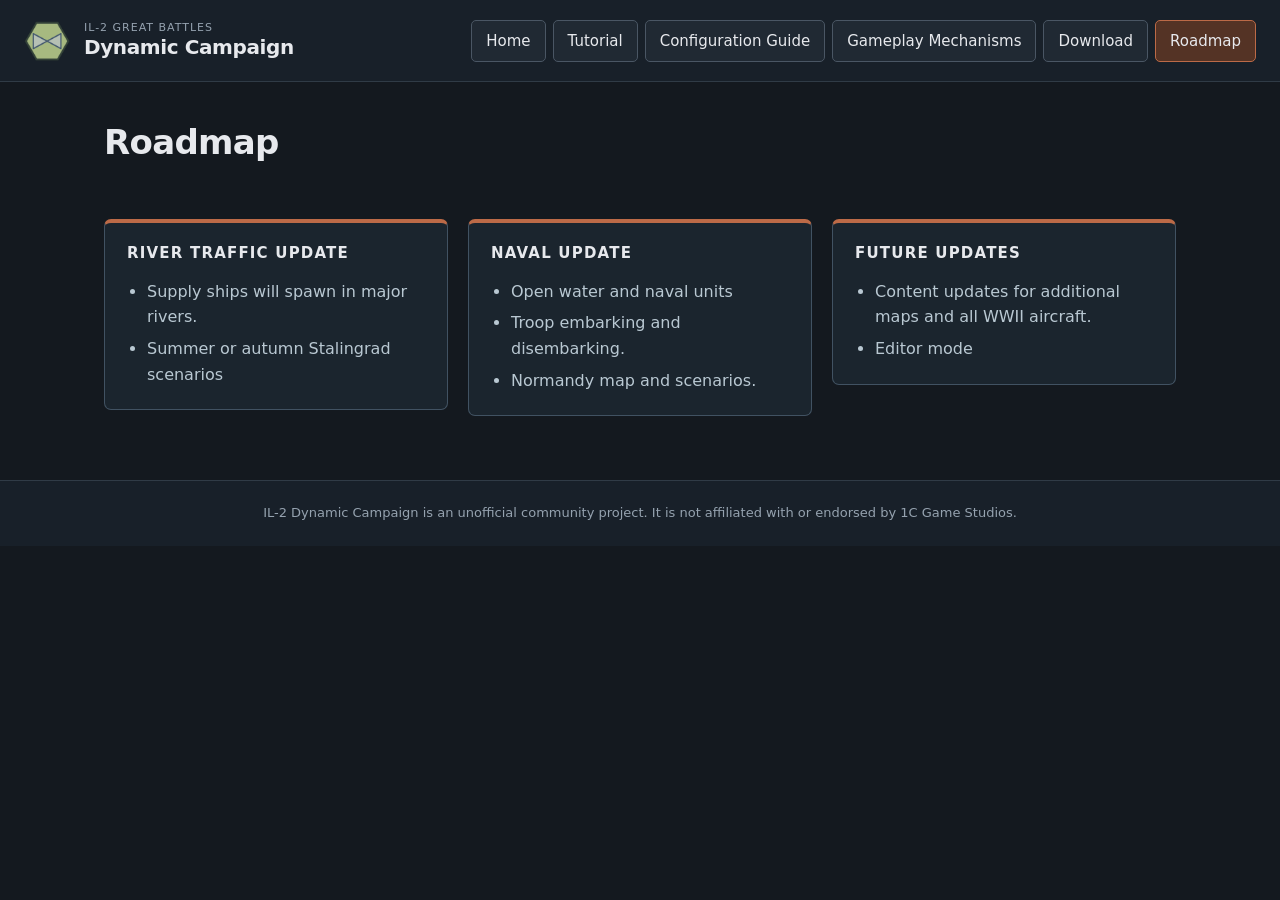
<file: roadmap.html>
<!doctype html>
<html lang="en">
<head>
<meta charset="utf-8">
<meta name="viewport" content="width=device-width, initial-scale=1">
<title>Roadmap | IL-2 Dynamic Campaign</title>
<meta name="description" content="A dynamic campaign for IL-2 Great Battles">
<link rel="icon" type="image/png" href="favicon.png">
<link rel="stylesheet" href="style.css">
</head>
<body>
<header class="site-header">
  <a class="brand" href="index.html" aria-label="IL-2 Dynamic Campaign, home">
    <img src="logo.png" alt="" width="46" height="46">
    <span><span class="eyebrow">IL-2 GREAT BATTLES</span><span class="brand-title">Dynamic Campaign</span></span>
  </a>
  <nav class="site-nav" aria-label="Main">
    <a href="index.html">Home</a>
    <a href="tutorial.html">Tutorial</a>
    <a href="configuration.html">Configuration Guide</a>
    <a href="gameplay.html">Gameplay Mechanisms</a>
    <a href="download.html">Download</a>
    <a href="roadmap.html" aria-current="page">Roadmap</a>
  </nav>
</header>
<main class="page">
<section>
  <h1>Roadmap</h1>
</section>

<section>
  <div class="roadmap-grid">
    <div class="stage">
      <h2>River traffic update</h2>
      <ul>
        <li>Supply ships will spawn in major rivers.</li>
        <li>Summer or autumn Stalingrad scenarios</li>
      </ul>
    </div>
    <div class="stage">
      <h2>Naval update</h2>
      <ul>
        <li>Open water and naval units</li>
        <li>Troop embarking and disembarking.</li>
        <li>Normandy map and scenarios.</li>
      </ul>
    </div>
    <div class="stage">
      <h2>Future updates</h2>
      <ul>
        <li>Content updates for additional maps and all WWII aircraft.</li>
        <li>Editor mode</li>
      </ul>
    </div>
  </div>
</section>

</main>
<footer class="site-footer">
  <p>IL-2 Dynamic Campaign is an unofficial community project. It is not affiliated with or endorsed by 1C Game Studios.</p>
</footer>
<script src="slides.js"></script>
<script src="lightbox.js"></script>
</body>
</html>
</file>
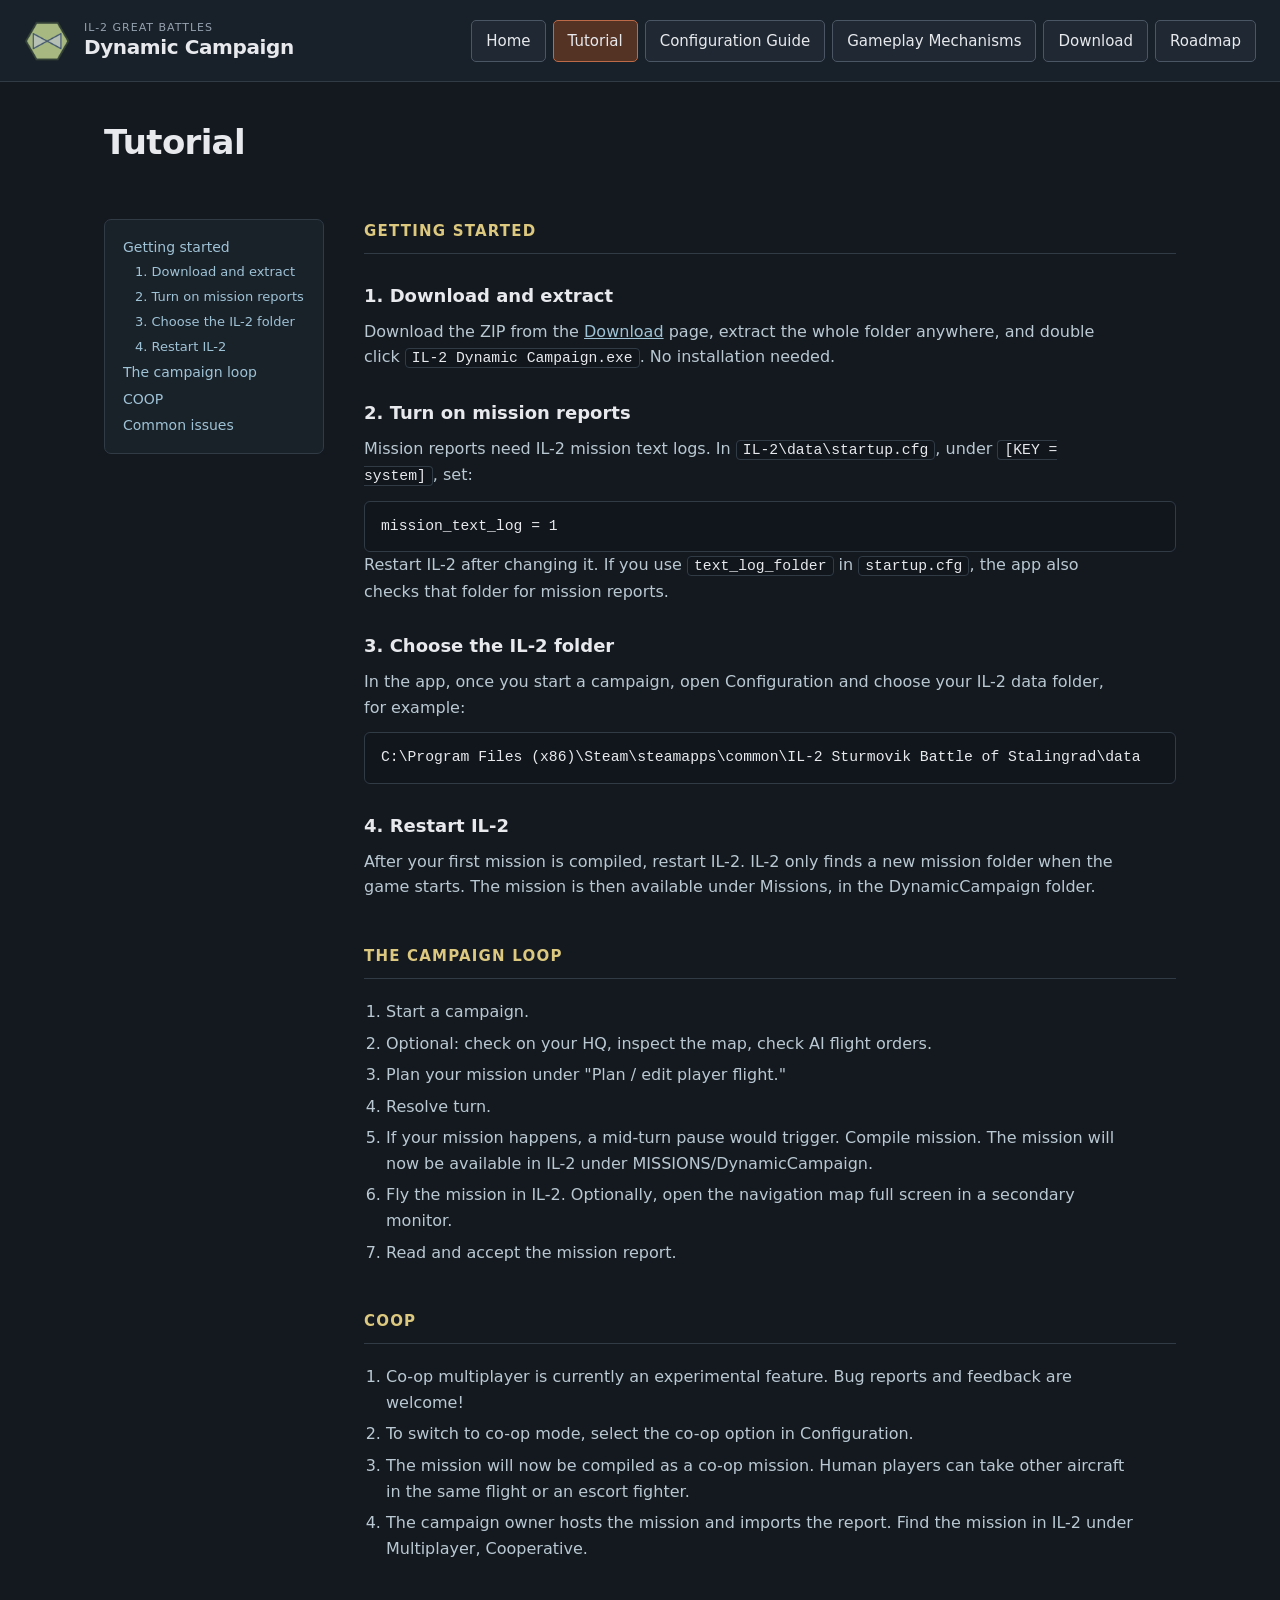
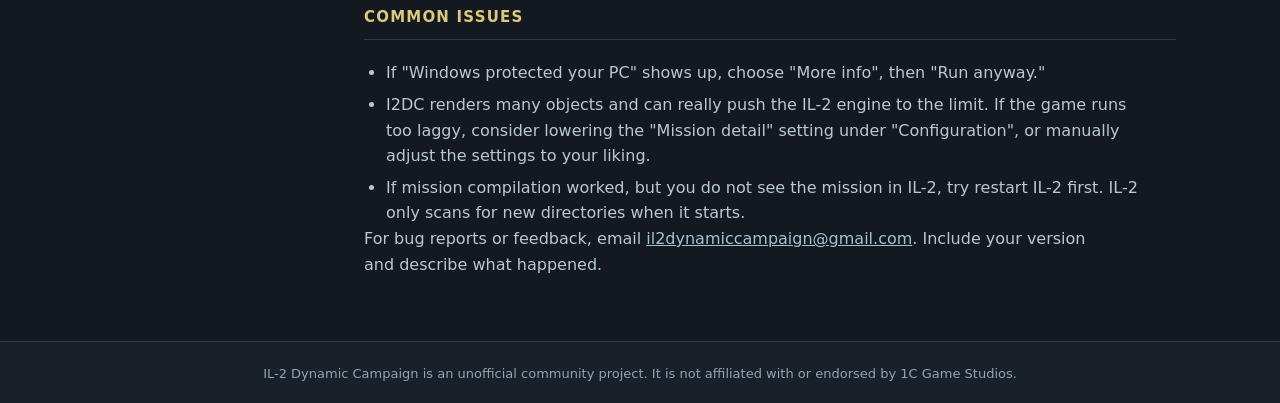
<file: tutorial.html>
<!doctype html>
<html lang="en">
<head>
<meta charset="utf-8">
<meta name="viewport" content="width=device-width, initial-scale=1">
<title>Tutorial | IL-2 Dynamic Campaign</title>
<meta name="description" content="A dynamic campaign for IL-2 Great Battles">
<link rel="icon" type="image/png" href="favicon.png">
<link rel="stylesheet" href="style.css">
</head>
<body>
<header class="site-header">
  <a class="brand" href="index.html" aria-label="IL-2 Dynamic Campaign, home">
    <img src="logo.png" alt="" width="46" height="46">
    <span><span class="eyebrow">IL-2 GREAT BATTLES</span><span class="brand-title">Dynamic Campaign</span></span>
  </a>
  <nav class="site-nav" aria-label="Main">
    <a href="index.html">Home</a>
    <a href="tutorial.html" aria-current="page">Tutorial</a>
    <a href="configuration.html">Configuration Guide</a>
    <a href="gameplay.html">Gameplay Mechanisms</a>
    <a href="download.html">Download</a>
    <a href="roadmap.html">Roadmap</a>
  </nav>
</header>
<main class="page">
<section>
  <h1>Tutorial</h1>
</section>

<div class="doc">
  <aside class="toc" aria-label="On this page">
    <ul>
      <li><a href="#setup">Getting started</a></li>
      <li class="sub"><a href="#download">1. Download and extract</a></li>
      <li class="sub"><a href="#logging">2. Turn on mission reports</a></li>
      <li class="sub"><a href="#folder">3. Choose the IL-2 folder</a></li>
      <li class="sub"><a href="#restart">4. Restart IL-2</a></li>
      <li><a href="#loop">The campaign loop</a></li>
      <li><a href="#coop">COOP</a></li>
      <li><a href="#help">Common issues</a></li>
    </ul>
  </aside>

  <div>
    <section id="setup">
      <h2>Getting started</h2>
      <h3 id="download">1. Download and extract</h3>
      <p>Download the ZIP from the <a href="download.html">Download</a> page, extract the whole folder anywhere, and double click <code>IL-2 Dynamic Campaign.exe</code>. No installation needed.</p>

      <h3 id="logging">2. Turn on mission reports</h3>
      <p>Mission reports need IL-2 mission text logs. In <code>IL-2\data\startup.cfg</code>, under <code>[KEY = system]</code>, set:</p>
      <pre><code>mission_text_log = 1</code></pre>
      <p>Restart IL-2 after changing it. If you use <code>text_log_folder</code> in <code>startup.cfg</code>, the app also checks that folder for mission reports.</p>

      <h3 id="folder">3. Choose the IL-2 folder</h3>
      <p>In the app, once you start a campaign, open Configuration and choose your IL-2 data folder, for example:</p>
      <pre><code>C:\Program Files (x86)\Steam\steamapps\common\IL-2 Sturmovik Battle of Stalingrad\data</code></pre>

      <h3 id="restart">4. Restart IL-2</h3>
      <p>After your first mission is compiled, restart IL-2. IL-2 only finds a new mission folder when the game starts. The mission is then available under Missions, in the DynamicCampaign folder.</p>
    </section>

    <section id="loop">
      <h2>The campaign loop</h2>
      <ol>
        <li>Start a campaign.</li>
        <li>Optional: check on your HQ, inspect the map, check AI flight orders.</li>
        <li>Plan your mission under "Plan / edit player flight."</li>
        <li>Resolve turn.</li>
        <li>If your mission happens, a mid-turn pause would trigger. Compile mission. The mission will now be available in IL-2 under MISSIONS/DynamicCampaign.</li>
        <li>Fly the mission in IL-2. Optionally, open the navigation map full screen in a secondary monitor.</li>
        <li>Read and accept the mission report.</li>
      </ol>
    </section>

    <section id="coop">
      <h2>COOP</h2>
      <ol>
        <li>Co-op multiplayer is currently an experimental feature. Bug reports and feedback are welcome!</li>
        <li>To switch to co-op mode, select the co-op option in Configuration.</li>
        <li>The mission will now be compiled as a co-op mission. Human players can take other aircraft in the same flight or an escort fighter.</li>
        <li>The campaign owner hosts the mission and imports the report. Find the mission in IL-2 under Multiplayer, Cooperative.</li>
      </ol>
    </section>

    <section id="help">
      <h2>Common issues</h2>
      <ul>
        <li>If "Windows protected your PC" shows up, choose "More info", then "Run anyway."</li>
        <li>I2DC renders many objects and can really push the IL-2 engine to the limit. If the game runs too laggy, consider lowering the "Mission detail" setting under "Configuration", or manually adjust the settings to your liking.</li>
        <li>If mission compilation worked, but you do not see the mission in IL-2, try restart IL-2 first. IL-2 only scans for new directories when it starts.</li>
      </ul>
      <p>For bug reports or feedback, email <a href="mailto:il2dynamiccampaign@gmail.com">il2dynamiccampaign@gmail.com</a>. Include your version and describe what happened.</p>
    </section>
  </div>
</div>

</main>
<footer class="site-footer">
  <p>IL-2 Dynamic Campaign is an unofficial community project. It is not affiliated with or endorsed by 1C Game Studios.</p>
</footer>
<script src="slides.js"></script>
<script src="lightbox.js"></script>
</body>
</html>
</file>
<file: style.css>
/* Colours and component styles follow the application's own UI (src/ui/styles.css). */
:root {
  --bg: #14191f;
  --header: #182029;
  --toolbar: #1b232c;
  --panel: #192129;
  --map: #263139;
  --card: #1b252e;
  --line: #303b46;
  --line-strong: #415262;
  --text: #e7e9ed;
  --text-soft: #b9c8d2;
  --muted: #95a2af;
  --button: #202933;
  --button-hover: #2b3743;
  --button-line: #4a5664;
  --active: #543325;
  --active-line: #bc6a47;
  --primary: #a55036;
  --primary-line: #d67555;
  --gold: #dcc87e;
  --gold-strong: #dcba64;
  --blue-card: #203541;
  --blue-line: #4b7286;
  --link: #9fc3d6;
  font-family: Inter, ui-sans-serif, system-ui, "Segoe UI", sans-serif;
  color: var(--text);
  background: var(--bg);
}
* { box-sizing: border-box; }
html { scroll-behavior: smooth; scroll-padding-top: 110px; }
body { margin: 0; line-height: 1.6; font-size: 16px; }
h1, h2, h3, p, ul, ol, figure { margin: 0; }
a { color: var(--link); }
a:hover { color: #c4dfec; }
img { max-width: 100%; height: auto; display: block; }

/* Banner, like the application header */
.site-header {
  position: sticky; top: 0; z-index: 10;
  display: flex; flex-wrap: wrap; justify-content: space-between; align-items: center; gap: 12px 24px;
  padding: 13px 24px; min-height: 82px;
  background: var(--header); border-bottom: 1px solid var(--line);
}
.brand { display: flex; align-items: center; gap: 14px; color: var(--text); text-decoration: none; }
.brand img { flex: none; }
.brand span { display: flex; flex-direction: column; line-height: 1.25; }
.eyebrow { color: var(--muted); font-size: 11px; text-transform: uppercase; letter-spacing: .09em; }
.brand-title { font-size: 20px; font-weight: 600; letter-spacing: -.02em; }
.site-nav { display: flex; flex-wrap: wrap; gap: 7px; }
.site-nav a, .button {
  display: inline-block; border: 1px solid var(--button-line); border-radius: 5px;
  background: var(--button); color: var(--text); padding: 8px 14px; text-decoration: none; cursor: pointer; font-size: 15px;
}
.site-nav a:hover, .button:hover { background: var(--button-hover); color: var(--text); }
.site-nav a[aria-current="page"] { border-color: var(--active-line); background: var(--active); }
.button.primary { background: var(--primary); border-color: var(--primary-line); }
.button.primary:hover { background: #b85a3d; }
.button.large { padding: 13px 24px; font-size: 17px; }

/* Page */
.page { width: min(1120px, 100%); margin: 0 auto; padding: 40px 24px 64px; }
.page > * + * { margin-top: 56px; }
.page h1 { font-size: 34px; letter-spacing: -.02em; line-height: 1.2; }
.page h2 {
  font-size: 15px; text-transform: uppercase; letter-spacing: .08em; color: var(--gold);
  padding-bottom: 10px; border-bottom: 1px solid var(--line); margin-bottom: 20px;
}
.page h1 + p { margin-top: 12px; }
.page h3 { font-size: 18px; margin: 28px 0 8px; }
.page p, .page li { color: var(--text-soft); max-width: 74ch; }
.page p + p { margin-top: 14px; }
.page ul, .page ol { padding-left: 22px; }
.page li + li { margin-top: 6px; }
.lead { font-size: 19px; line-height: 1.55; color: var(--text) !important; max-width: 62ch; }
.muted { color: var(--muted) !important; }

/* Home */
.hero { padding: 8px 0 0; }
.hero h1 { margin: 8px 0 18px; font-size: 42px; }
.actions { display: flex; flex-wrap: wrap; gap: 12px; margin-top: 28px; }
figure { background: var(--card); border: 1px solid var(--line-strong); border-radius: 7px; overflow: hidden; }
figure img { width: 100%; background: var(--map); }
.hero-figure { margin-top: 36px; }
.split { display: grid; grid-template-columns: minmax(0, 1fr) minmax(0, 1.15fr); gap: 32px; align-items: center; }
.gallery { display: grid; grid-template-columns: repeat(3, minmax(0, 1fr)); gap: 20px; }
.gallery figure img { aspect-ratio: 16 / 10; object-fit: cover; object-position: top left; }

/* Several images in one slot */
figure.slides { position: relative; display: grid; }
figure.slides > img { grid-area: 1 / 1; align-self: center; visibility: hidden; }
figure.slides > img.current { visibility: visible; }
.slides-arrow {
  position: absolute; top: 50%; transform: translateY(-50%); z-index: 2;
  width: 34px; height: 44px; border: 1px solid var(--button-line); border-radius: 5px;
  background: rgba(24, 32, 41, .85); color: var(--text); font-size: 26px; line-height: 1; cursor: pointer;
}
.slides-arrow:hover { background: var(--button-hover); }
.slides-prev { left: 10px; }
.slides-next { right: 10px; }
.slides-count {
  position: absolute; bottom: 10px; left: 50%; transform: translateX(-50%); z-index: 2;
  padding: 1px 10px; border: 1px solid var(--button-line); border-radius: 4px;
  background: rgba(24, 32, 41, .85); color: var(--text-soft); font-size: 13px;
}

/* Image viewer */
figure img { cursor: zoom-in; }
body.lightbox-open { overflow: hidden; }
.lightbox { position: fixed; inset: 0; z-index: 100; background: rgba(8, 11, 14, .92); display: flex; }
.lightbox[hidden] { display: none; }
.lightbox-scroll { margin: auto; max-width: 100%; max-height: 100%; overflow: auto; padding: 24px; }
.lightbox-scroll img { display: block; margin: 0 auto; max-width: calc(100vw - 48px); max-height: calc(100vh - 48px); width: auto; height: auto; cursor: zoom-in; border: 1px solid var(--line-strong); background: var(--map); }
.lightbox-scroll img.actual { max-width: none; max-height: none; cursor: zoom-out; }
.lightbox-close { position: absolute; top: 14px; right: 18px; z-index: 1; width: 40px; height: 40px; border: 1px solid var(--button-line); border-radius: 5px; background: var(--button); color: var(--text); font-size: 26px; line-height: 1; cursor: pointer; }
.lightbox-close:hover { background: var(--button-hover); }

/* Cards */
.card { background: var(--card); border: 1px solid var(--line-strong); border-radius: 7px; padding: 20px 24px; }
.callout {
  background: var(--blue-card); border: 1px solid var(--blue-line); border-left: 4px solid var(--gold-strong);
  border-radius: 6px; padding: 18px 24px;
}
.callout strong { color: var(--gold); }
.callout h3 { margin-top: 0; font-size: 21px; }
.placeholder { border: 1px dashed var(--line-strong); border-radius: 6px; padding: 14px 18px; color: var(--muted) !important; font-style: italic; }

/* Tutorial */
.doc { display: grid; grid-template-columns: 220px minmax(0, 1fr); gap: 40px; align-items: start; }
.toc { position: sticky; top: 104px; background: var(--panel); border: 1px solid var(--line); border-radius: 7px; padding: 16px 18px; font-size: 14px; max-height: calc(100vh - 128px); overflow-y: auto; scrollbar-width: thin; scrollbar-color: var(--line-strong) transparent; }
.toc p { color: var(--muted); font-size: 11px; text-transform: uppercase; letter-spacing: .09em; margin-bottom: 8px; }
.toc ul { list-style: none; padding: 0; }
.toc li + li { margin-top: 4px; }
.toc a { text-decoration: none; }
.toc .sub { padding-left: 12px; font-size: 13px; }
.doc section + section { margin-top: 44px; }
code, kbd { background: #10161c; border: 1px solid var(--line); border-radius: 4px; padding: 1px 6px; font-family: Consolas, ui-monospace, monospace; font-size: .92em; color: var(--text); }
pre { margin: 12px 0 0; background: #10161c; border: 1px solid var(--line); border-radius: 6px; padding: 12px 16px; overflow-x: auto; }
pre code { background: none; border: 0; padding: 0; }
.equation { margin: 16px 0; text-align: center; font-family: "Cambria Math", Cambria, "Times New Roman", serif; font-size: 19px; color: var(--text); overflow-x: auto; }
.equation i { color: var(--gold); }

/* Download */
.release { display: flex; flex-wrap: wrap; align-items: center; justify-content: space-between; gap: 20px; }
.release h2 { border: 0; padding: 0; margin: 0 0 6px; color: var(--muted); }
.version-number { font-size: 28px; font-weight: 600; color: var(--text); }
table { width: 100%; border-collapse: collapse; background: var(--card); border: 1px solid var(--line-strong); border-radius: 7px; overflow: hidden; }
th, td { text-align: left; padding: 12px 16px; border-bottom: 1px solid var(--line); font-size: 15px; }
th { background: var(--panel); color: var(--muted); font-size: 11px; text-transform: uppercase; letter-spacing: .09em; font-weight: 500; }
tr:last-child td { border-bottom: 0; }
.two-columns { display: grid; grid-template-columns: repeat(2, minmax(0, 1fr)); gap: 24px; }
.tag { display: inline-block; border: 1px solid var(--active-line); background: var(--active); border-radius: 4px; padding: 1px 8px; font-size: 12px; color: var(--text); }

/* Roadmap */
.roadmap-grid { display: grid; grid-template-columns: repeat(3, minmax(0, 1fr)); gap: 20px; align-items: start; }
.stage { background: var(--card); border: 1px solid var(--line-strong); border-top: 4px solid var(--active-line); border-radius: 7px; padding: 18px 22px 22px; }
.stage h2 { border: 0; padding: 0; margin: 0 0 14px; color: var(--text); }
.stage ul { padding-left: 20px; }
.stage li { color: var(--text-soft); }

/* Footer */
.site-footer { border-top: 1px solid var(--line); background: var(--header); padding: 22px 24px; text-align: center; }
.site-footer p { color: var(--muted); font-size: 13px; margin: 0 auto; max-width: none; }

/* Narrow screens */
@media (max-width: 860px) {
  .site-header { position: static; padding: 14px 16px; }
  html { scroll-padding-top: 16px; }
  .page { padding: 28px 16px 48px; }
  .page > * + * { margin-top: 40px; }
  .hero h1 { font-size: 32px; }
  .split, .doc, .two-columns, .roadmap-grid { grid-template-columns: minmax(0, 1fr); }
  .gallery { grid-template-columns: minmax(0, 1fr); }
  .toc { position: static; max-height: none; overflow-y: visible; }
}
</file>
